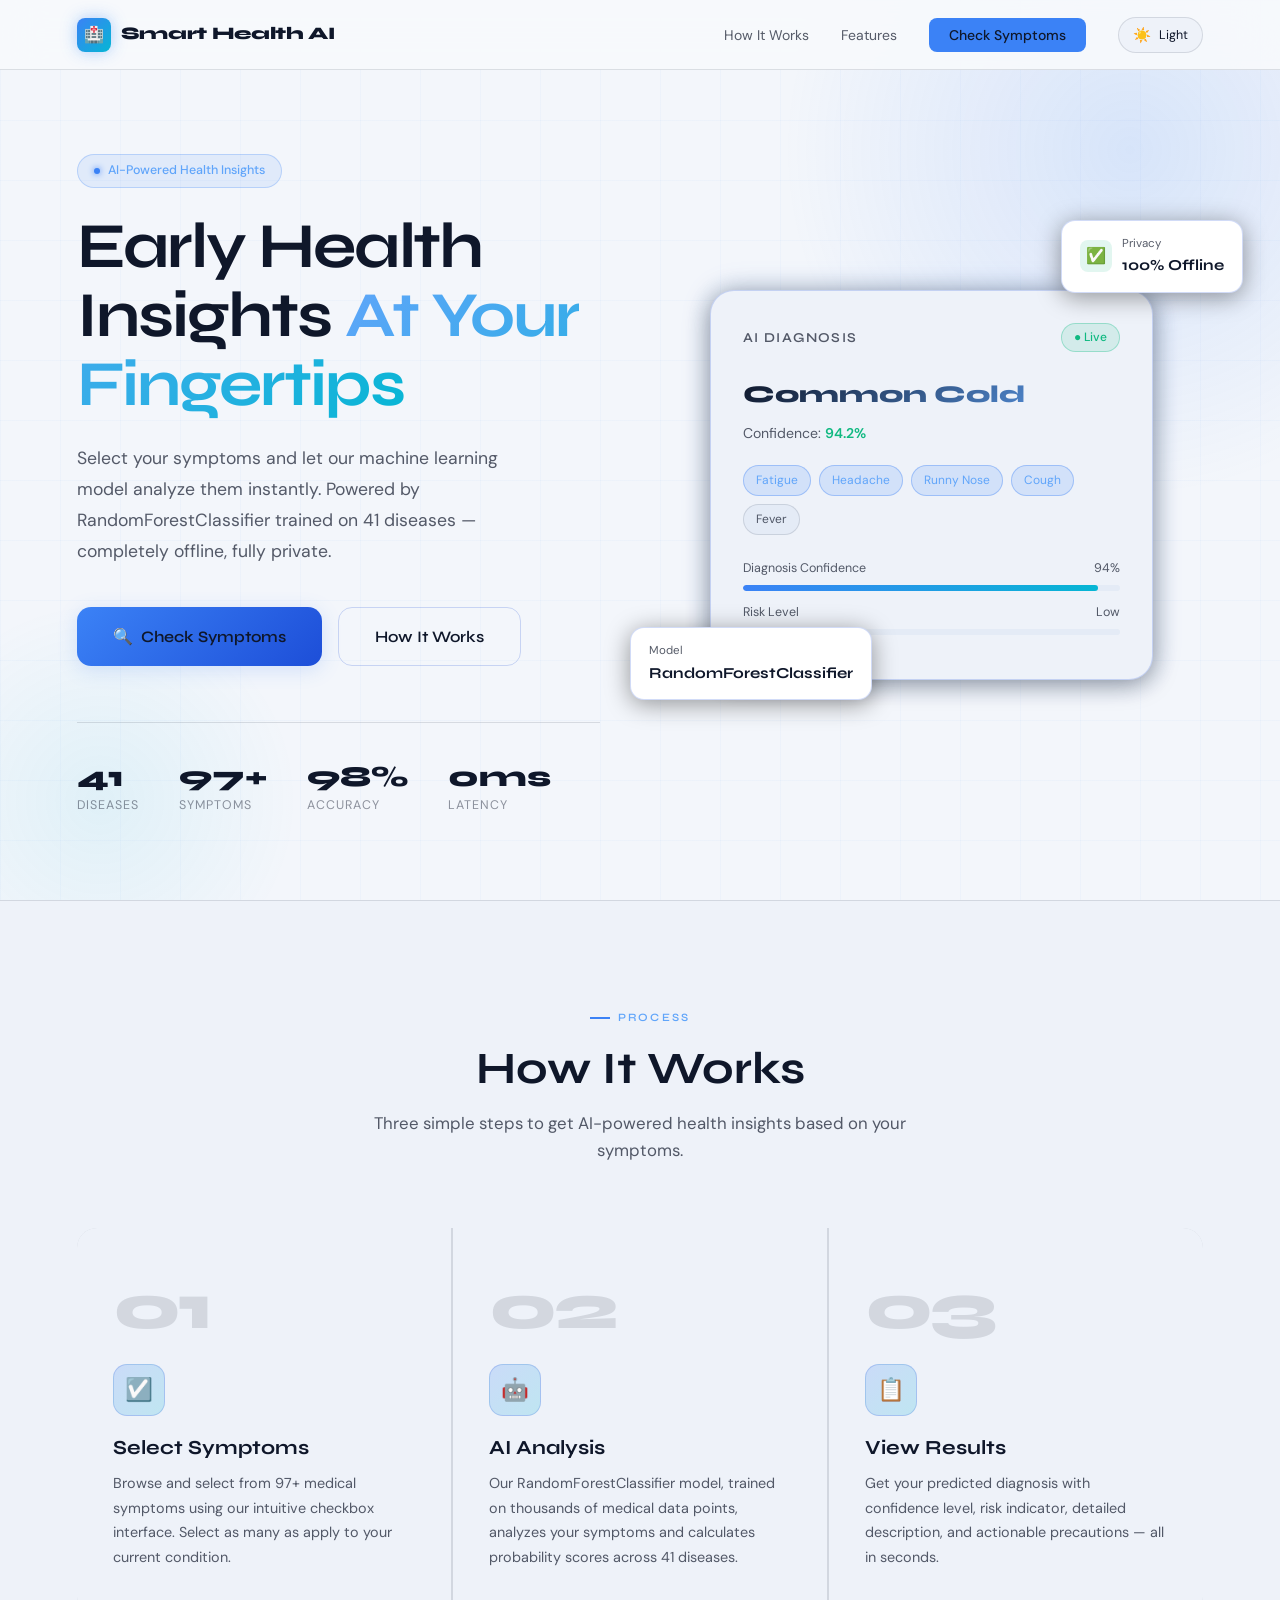
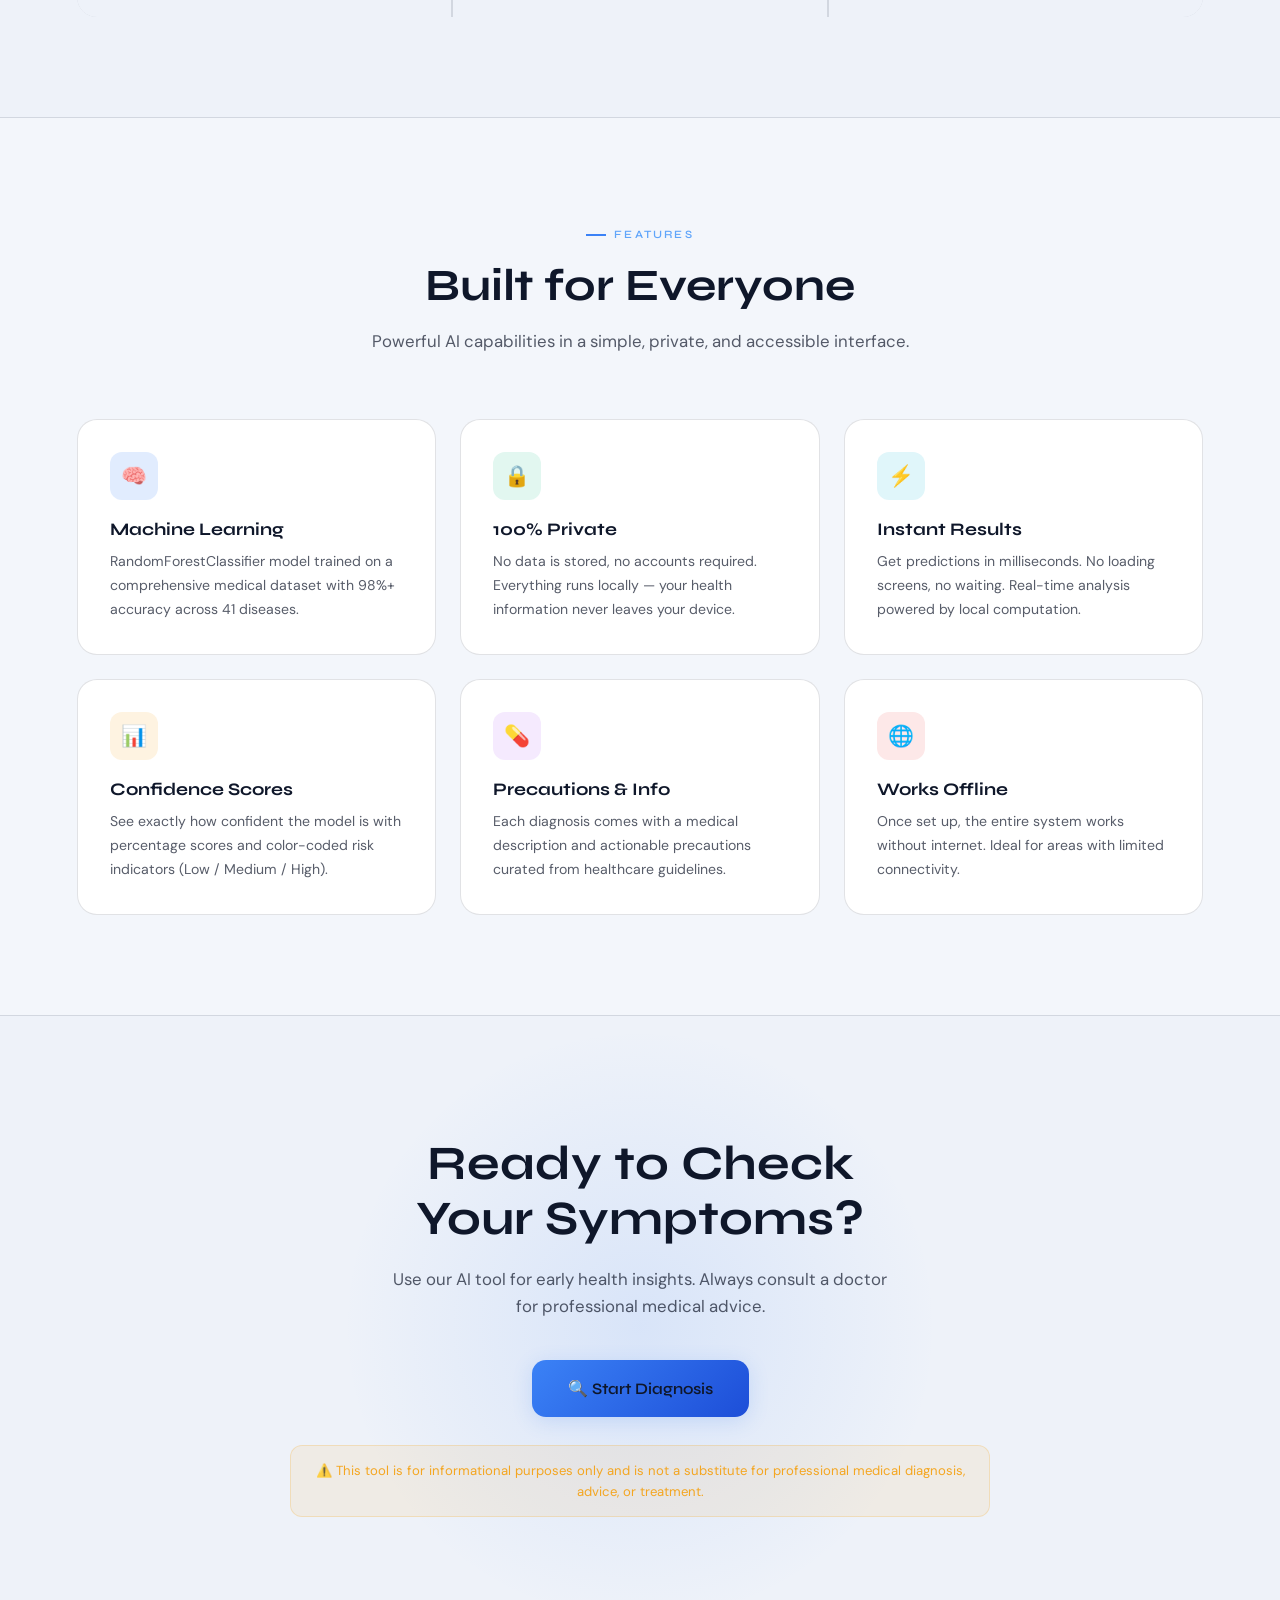
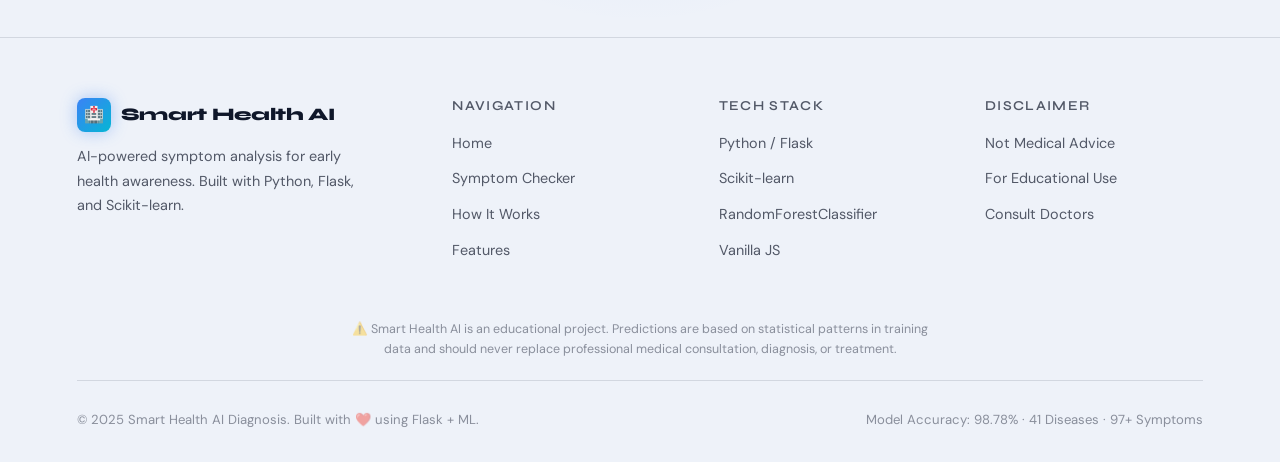
<file: index.html>
<!DOCTYPE html>
<html lang="en">
<head>
  <meta charset="UTF-8" />
  <meta name="viewport" content="width=device-width, initial-scale=1.0" />
  <title>Smart Health AI Diagnosis</title>
  <link rel="stylesheet" href="css/style.css" />
  <style>
    /* ─── Hero ────────────────────────────────────────────── */
    .hero {
      min-height: 100vh;
      display: flex;
      align-items: center;
      padding: 0 6%;
      padding-top: 70px;
      position: relative;
      overflow: hidden;
    }

    .hero-glow-1 {
      width: 700px; height: 700px;
      top: -200px; right: -200px;
    }

    .hero-glow-2 {
      width: 400px; height: 400px;
      bottom: -100px; left: -100px;
      background: radial-gradient(circle, rgba(6, 182, 212, 0.08) 0%, transparent 70%);
    }

    .hero-inner {
      max-width: 1160px;
      margin: 0 auto;
      width: 100%;
      display: grid;
      grid-template-columns: 1fr 1fr;
      gap: 80px;
      align-items: center;
    }

    .hero-content { position: relative; z-index: 2; }

    .hero-eyebrow {
      display: inline-flex;
      align-items: center;
      gap: 8px;
      background: rgba(59, 130, 246, 0.1);
      border: 1px solid rgba(59, 130, 246, 0.25);
      border-radius: 100px;
      padding: 6px 16px;
      font-size: 0.78rem;
      font-weight: 500;
      color: var(--blue-bright);
      margin-bottom: 24px;
      opacity: 0;
      animation: fadeInUp 0.6s ease 0.1s forwards;
    }

    .hero-eyebrow .dot {
      width: 6px; height: 6px;
      background: var(--blue);
      border-radius: 50%;
      box-shadow: 0 0 6px var(--blue);
      animation: pulse-ring 1.5s ease-in-out infinite;
    }

    .hero h1 {
      font-size: clamp(2.6rem, 5vw, 4rem);
      line-height: 1.08;
      letter-spacing: -0.03em;
      margin-bottom: 24px;
      opacity: 0;
      animation: fadeInUp 0.6s ease 0.2s forwards;
    }

    .hero h1 .accent {
      background: linear-gradient(135deg, var(--blue-bright), var(--cyan));
      -webkit-background-clip: text;
      -webkit-text-fill-color: transparent;
      background-clip: text;
    }

    .hero-desc {
      font-size: 1.1rem;
      color: var(--white-60);
      line-height: 1.75;
      margin-bottom: 40px;
      max-width: 460px;
      opacity: 0;
      animation: fadeInUp 0.6s ease 0.3s forwards;
    }

    .hero-actions {
      display: flex;
      gap: 16px;
      flex-wrap: wrap;
      opacity: 0;
      animation: fadeInUp 0.6s ease 0.4s forwards;
    }

    .hero-stats {
      display: flex;
      gap: 40px;
      margin-top: 56px;
      padding-top: 40px;
      border-top: 1px solid var(--border-2);
      opacity: 0;
      animation: fadeInUp 0.6s ease 0.5s forwards;
    }

    .stat-num {
      font-family: var(--font-display);
      font-size: 1.8rem;
      font-weight: 800;
      color: var(--white);
      line-height: 1;
    }

    .stat-label {
      font-size: 0.78rem;
      color: var(--white-30);
      margin-top: 4px;
      text-transform: uppercase;
      letter-spacing: 0.08em;
    }

    /* ─── Hero Visual ─────────────────────────────────────── */
    .hero-visual {
      position: relative;
      z-index: 2;
      opacity: 0;
      animation: fadeIn 0.8s ease 0.4s forwards;
    }

    .hero-card-main {
      background: var(--dark-2);
      border: 1px solid var(--border);
      border-radius: 24px;
      padding: 32px;
      box-shadow: var(--shadow), var(--shadow-blue);
      animation: float 6s ease-in-out infinite;
    }

    .hc-header {
      display: flex;
      align-items: center;
      justify-content: space-between;
      margin-bottom: 24px;
    }

    .hc-title {
      font-family: var(--font-display);
      font-size: 0.85rem;
      font-weight: 600;
      color: var(--white-60);
      text-transform: uppercase;
      letter-spacing: 0.1em;
    }

    .hc-disease {
      font-family: var(--font-display);
      font-size: 1.5rem;
      font-weight: 800;
      margin-bottom: 8px;
      background: linear-gradient(135deg, var(--white), var(--blue-bright));
      -webkit-background-clip: text;
      -webkit-text-fill-color: transparent;
      background-clip: text;
    }

    .hc-conf {
      font-size: 0.88rem;
      color: var(--white-60);
      margin-bottom: 20px;
    }

    .hc-conf span {
      color: var(--green);
      font-weight: 600;
    }

    .symptom-chips {
      display: flex;
      flex-wrap: wrap;
      gap: 8px;
      margin-bottom: 24px;
    }

    .chip {
      background: var(--dark-3);
      border: 1px solid var(--border-2);
      border-radius: 100px;
      padding: 5px 12px;
      font-size: 0.75rem;
      color: var(--white-60);
    }

    .chip.active {
      background: rgba(59, 130, 246, 0.15);
      border-color: rgba(59, 130, 246, 0.35);
      color: var(--blue-bright);
    }

    .hc-bar-label {
      display: flex;
      justify-content: space-between;
      font-size: 0.78rem;
      color: var(--white-60);
      margin-bottom: 6px;
    }

    .hc-progress {
      background: var(--dark-3);
      height: 6px;
      border-radius: 100px;
      overflow: hidden;
      margin-bottom: 12px;
    }

    .hc-fill {
      height: 100%;
      border-radius: 100px;
      background: linear-gradient(90deg, var(--blue), var(--cyan));
    }

    /* Floating mini cards */
    .float-card {
      position: absolute;
      background: var(--card);
      border: 1px solid var(--border);
      border-radius: 14px;
      padding: 14px 18px;
      box-shadow: var(--shadow);
      font-size: 0.82rem;
    }

    .float-card-1 {
      top: -30px;
      right: -40px;
      display: flex;
      align-items: center;
      gap: 10px;
      animation: float 5s ease-in-out 1s infinite;
    }

    .float-card-2 {
      bottom: 20px;
      left: -50px;
      animation: float 5.5s ease-in-out 0.5s infinite;
    }

    .fc-icon {
      width: 32px; height: 32px;
      border-radius: 8px;
      display: flex;
      align-items: center;
      justify-content: center;
      font-size: 1rem;
    }

    .fc-icon.green { background: var(--green-bg); }
    .fc-icon.blue  { background: rgba(59, 130, 246, 0.15); }

    .fc-label { color: var(--white-60); font-size: 0.72rem; }
    .fc-value { font-family: var(--font-display); font-weight: 700; font-size: 0.95rem; color: var(--white); }

    /* ─── How It Works ──────────────────────────────────────── */
    #how-it-works {
      background: var(--dark-2);
      border-top: 1px solid var(--border-2);
      border-bottom: 1px solid var(--border-2);
    }

    .steps-grid {
      display: grid;
      grid-template-columns: repeat(3, 1fr);
      gap: 2px;
      background: var(--border-2);
      border-radius: var(--radius-lg);
      overflow: hidden;
    }

    .step-card {
      background: var(--dark-2);
      padding: 48px 36px;
      position: relative;
      overflow: hidden;
      transition: var(--transition);
    }

    .step-card:hover {
      background: var(--dark-3);
    }

    .step-card::before {
      content: '';
      position: absolute;
      top: 0;
      left: 0;
      right: 0;
      height: 3px;
      background: linear-gradient(90deg, var(--blue), var(--cyan));
      transform: scaleX(0);
      transform-origin: left;
      transition: transform 0.4s ease;
    }

    .step-card:hover::before { transform: scaleX(1); }

    .step-num {
      font-family: var(--font-display);
      font-size: 4rem;
      font-weight: 800;
      color: var(--border-2);
      line-height: 1;
      margin-bottom: 24px;
      letter-spacing: -0.05em;
    }

    .step-icon {
      width: 52px; height: 52px;
      background: linear-gradient(135deg, rgba(59,130,246,0.2), rgba(6,182,212,0.2));
      border: 1px solid var(--border);
      border-radius: 14px;
      display: flex;
      align-items: center;
      justify-content: center;
      font-size: 1.4rem;
      margin-bottom: 20px;
    }

    .step-card h3 {
      font-size: 1.25rem;
      margin-bottom: 12px;
    }

    .step-card p {
      font-size: 0.9rem;
      color: var(--white-60);
      line-height: 1.7;
    }

    /* ─── Features ──────────────────────────────────────────── */
    .features-grid {
      display: grid;
      grid-template-columns: repeat(3, 1fr);
      gap: 24px;
    }

    .feature-card {
      padding: 32px;
      position: relative;
      overflow: hidden;
    }

    .feature-icon {
      width: 48px; height: 48px;
      border-radius: 12px;
      display: flex;
      align-items: center;
      justify-content: center;
      font-size: 1.3rem;
      margin-bottom: 20px;
    }

    .feature-card h3 {
      font-size: 1.1rem;
      margin-bottom: 10px;
    }

    .feature-card p {
      font-size: 0.88rem;
      color: var(--white-60);
      line-height: 1.7;
    }

    .fi-blue  { background: rgba(59, 130, 246, 0.15); }
    .fi-cyan  { background: rgba(6, 182, 212, 0.12); }
    .fi-green { background: var(--green-bg); }
    .fi-yellow{ background: var(--yellow-bg); }
    .fi-red   { background: var(--red-bg); }
    .fi-purple{ background: rgba(168, 85, 247, 0.12); }

    /* ─── CTA Section ───────────────────────────────────────── */
    .cta-section {
      text-align: center;
      padding: 120px 6%;
      background: var(--dark-2);
      border-top: 1px solid var(--border-2);
      position: relative;
      overflow: hidden;
    }

    .cta-glow {
      width: 600px; height: 600px;
      top: 50%; left: 50%;
      transform: translate(-50%, -50%);
      background: radial-gradient(circle, rgba(59, 130, 246, 0.12) 0%, transparent 70%);
    }

    .cta-section h2 {
      font-size: clamp(2rem, 4vw, 3rem);
      margin-bottom: 20px;
      position: relative;
      z-index: 1;
    }

    .cta-section p {
      font-size: 1.05rem;
      color: var(--white-60);
      max-width: 500px;
      margin: 0 auto 40px;
      position: relative;
      z-index: 1;
    }

    .cta-actions {
      display: flex;
      gap: 16px;
      justify-content: center;
      position: relative;
      z-index: 1;
    }

    /* ─── Disclaimer Banner ─────────────────────────────────── */
    .disclaimer {
      background: rgba(245, 158, 11, 0.08);
      border: 1px solid rgba(245, 158, 11, 0.2);
      border-radius: var(--radius);
      padding: 14px 24px;
      display: flex;
      align-items: center;
      gap: 12px;
      font-size: 0.82rem;
      color: rgba(245, 158, 11, 0.9);
      max-width: 700px;
      margin: 0 auto;
      position: relative;
      z-index: 1;
      margin-top: 28px;
    }

    /* Responsive */
    @media (max-width: 968px) {
      .hero-inner { grid-template-columns: 1fr; gap: 48px; }
      .hero-visual { display: none; }
      .steps-grid  { grid-template-columns: 1fr; }
      .features-grid { grid-template-columns: repeat(2, 1fr); }
    }

    @media (max-width: 600px) {
      .features-grid { grid-template-columns: 1fr; }
      .hero-stats { gap: 24px; }
    }
  </style>
</head>
<body>

  <!-- Navigation -->
  <nav class="nav">
    <div class="nav-logo">
      <div class="logo-icon">🏥</div>
      Smart Health AI
    </div>
    <ul class="nav-links">
      <li><a href="#how-it-works">How It Works</a></li>
      <li><a href="#features">Features</a></li>
      <li><a href="checker.html" class="nav-cta">Check Symptoms</a></li>
      <!-- THEME TOGGLE: added -->
      <li>
        <button class="theme-toggle" id="themeToggle" type="button" aria-label="Toggle light or dark theme">
          <span class="theme-toggle-icon" aria-hidden="true">🌙</span>
          <span class="theme-toggle-text">Dark</span>
        </button>
      </li>
    </ul>
  </nav>

  <!-- Hero -->
  <section class="hero">
    <div class="glow-blue hero-glow-1"></div>
    <div class="glow-blue hero-glow-2"></div>
    <div class="hero-inner">
      <div class="hero-content">
        <div class="hero-eyebrow">
          <span class="dot"></span>
          AI-Powered Health Insights
        </div>
        <h1>Early Health Insights <span class="accent">At Your Fingertips</span></h1>
        <p class="hero-desc">
          Select your symptoms and let our machine learning model analyze them instantly. Powered by RandomForestClassifier trained on 41 diseases — completely offline, fully private.
        </p>
        <div class="hero-actions">
          <a href="checker.html" class="btn btn-primary btn-lg">
            <span>🔍</span> Check Symptoms
          </a>
          <a href="#how-it-works" class="btn btn-outline btn-lg">
            How It Works
          </a>
        </div>
        <div class="hero-stats">
          <div>
            <div class="stat-num">41</div>
            <div class="stat-label">Diseases</div>
          </div>
          <div>
            <div class="stat-num">97+</div>
            <div class="stat-label">Symptoms</div>
          </div>
          <div>
            <div class="stat-num">98%</div>
            <div class="stat-label">Accuracy</div>
          </div>
          <div>
            <div class="stat-num">0ms</div>
            <div class="stat-label">Latency</div>
          </div>
        </div>
      </div>

      <!-- Hero Visual Card -->
      <div class="hero-visual">
        <div style="position:relative; padding: 40px 50px 40px 30px;">
          <div class="hero-card-main">
            <div class="hc-header">
              <span class="hc-title">AI Diagnosis</span>
              <span class="badge badge-green">● Live</span>
            </div>
            <div class="hc-disease">Common Cold</div>
            <div class="hc-conf">Confidence: <span>94.2%</span></div>
            <div class="symptom-chips">
              <span class="chip active">Fatigue</span>
              <span class="chip active">Headache</span>
              <span class="chip active">Runny Nose</span>
              <span class="chip active">Cough</span>
              <span class="chip">Fever</span>
            </div>
            <div class="hc-bar-label"><span>Diagnosis Confidence</span><span>94%</span></div>
            <div class="hc-progress"><div class="hc-fill" style="width:94%"></div></div>
            <div class="hc-bar-label"><span>Risk Level</span><span>Low</span></div>
            <div class="hc-progress"><div class="hc-fill" style="width:20%; background: linear-gradient(90deg, var(--green), #34d399)"></div></div>
          </div>

          <!-- Floating mini cards -->
          <div class="float-card float-card-1">
            <div class="fc-icon green">✅</div>
            <div>
              <div class="fc-label">Privacy</div>
              <div class="fc-value">100% Offline</div>
            </div>
          </div>
          <div class="float-card float-card-2">
            <div>
              <div class="fc-label">Model</div>
              <div class="fc-value">RandomForestClassifier</div>
            </div>
          </div>
        </div>
      </div>
    </div>
  </section>

  <!-- How It Works -->
  <section class="section" id="how-it-works">
    <div class="container">
      <div class="section-header">
        <span class="section-label">Process</span>
        <h2>How It Works</h2>
        <p>Three simple steps to get AI-powered health insights based on your symptoms.</p>
      </div>
      <div class="steps-grid">
        <div class="step-card">
          <div class="step-num">01</div>
          <div class="step-icon">☑️</div>
          <h3>Select Symptoms</h3>
          <p>Browse and select from 97+ medical symptoms using our intuitive checkbox interface. Select as many as apply to your current condition.</p>
        </div>
        <div class="step-card">
          <div class="step-num">02</div>
          <div class="step-icon">🤖</div>
          <h3>AI Analysis</h3>
          <p>Our RandomForestClassifier model, trained on thousands of medical data points, analyzes your symptoms and calculates probability scores across 41 diseases.</p>
        </div>
        <div class="step-card">
          <div class="step-num">03</div>
          <div class="step-icon">📋</div>
          <h3>View Results</h3>
          <p>Get your predicted diagnosis with confidence level, risk indicator, detailed description, and actionable precautions — all in seconds.</p>
        </div>
      </div>
    </div>
  </section>

  <!-- Features -->
  <section class="section" id="features">
    <div class="container">
      <div class="section-header">
        <span class="section-label">Features</span>
        <h2>Built for Everyone</h2>
        <p>Powerful AI capabilities in a simple, private, and accessible interface.</p>
      </div>
      <div class="features-grid">
        <div class="card feature-card">
          <div class="feature-icon fi-blue">🧠</div>
          <h3>Machine Learning</h3>
          <p>RandomForestClassifier model trained on a comprehensive medical dataset with 98%+ accuracy across 41 diseases.</p>
        </div>
        <div class="card feature-card">
          <div class="feature-icon fi-green">🔒</div>
          <h3>100% Private</h3>
          <p>No data is stored, no accounts required. Everything runs locally — your health information never leaves your device.</p>
        </div>
        <div class="card feature-card">
          <div class="feature-icon fi-cyan">⚡</div>
          <h3>Instant Results</h3>
          <p>Get predictions in milliseconds. No loading screens, no waiting. Real-time analysis powered by local computation.</p>
        </div>
        <div class="card feature-card">
          <div class="feature-icon fi-yellow">📊</div>
          <h3>Confidence Scores</h3>
          <p>See exactly how confident the model is with percentage scores and color-coded risk indicators (Low / Medium / High).</p>
        </div>
        <div class="card feature-card">
          <div class="feature-icon fi-purple">💊</div>
          <h3>Precautions & Info</h3>
          <p>Each diagnosis comes with a medical description and actionable precautions curated from healthcare guidelines.</p>
        </div>
        <div class="card feature-card">
          <div class="feature-icon fi-red">🌐</div>
          <h3>Works Offline</h3>
          <p>Once set up, the entire system works without internet. Ideal for areas with limited connectivity.</p>
        </div>
      </div>
    </div>
  </section>

  <!-- CTA -->
  <div class="cta-section">
    <div class="glow-blue cta-glow"></div>
    <h2>Ready to Check<br>Your Symptoms?</h2>
    <p>Use our AI tool for early health insights. Always consult a doctor for professional medical advice.</p>
    <div class="cta-actions">
      <a href="checker.html" class="btn btn-primary btn-lg">
        🔍 Start Diagnosis
      </a>
    </div>
    <div class="disclaimer">
      ⚠️ This tool is for informational purposes only and is not a substitute for professional medical diagnosis, advice, or treatment.
    </div>
  </div>

  <!-- Footer -->
  <footer class="footer">
    <div class="footer-inner">
      <div class="footer-grid">
        <div class="footer-brand">
          <div class="nav-logo" style="margin-bottom:12px;">
            <div class="logo-icon">🏥</div>
            Smart Health AI
          </div>
          <p>AI-powered symptom analysis for early health awareness. Built with Python, Flask, and Scikit-learn.</p>
        </div>
        <div class="footer-col">
          <h4>Navigation</h4>
          <ul>
            <li><a href="index.html">Home</a></li>
            <li><a href="checker.html">Symptom Checker</a></li>
            <li><a href="#how-it-works">How It Works</a></li>
            <li><a href="#features">Features</a></li>
          </ul>
        </div>
        <div class="footer-col">
          <h4>Tech Stack</h4>
          <ul>
            <li><a href="#">Python / Flask</a></li>
            <li><a href="#">Scikit-learn</a></li>
            <li><a href="#">RandomForestClassifier</a></li>
            <li><a href="#">Vanilla JS</a></li>
          </ul>
        </div>
        <div class="footer-col">
          <h4>Disclaimer</h4>
          <ul>
            <li><a href="#">Not Medical Advice</a></li>
            <li><a href="#">For Educational Use</a></li>
            <li><a href="#">Consult Doctors</a></li>
          </ul>
        </div>
      </div>
      <div class="footer-disclaimer">
        ⚠️ Smart Health AI is an educational project. Predictions are based on statistical patterns in training data and should never replace professional medical consultation, diagnosis, or treatment.
      </div>
      <div class="footer-bottom">
        <p>© 2025 Smart Health AI Diagnosis. Built with ❤️ using Flask + ML.</p>
        <p>Model Accuracy: 98.78% · 41 Diseases · 97+ Symptoms</p>
      </div>
    </div>
  </footer>

  <!-- THEME TOGGLE: shared script -->
  <script src="js/script.js"></script>
  <script>
    // Smooth scroll for anchor links
    document.querySelectorAll('a[href^="#"]').forEach(a => {
      a.addEventListener('click', e => {
        const target = document.querySelector(a.getAttribute('href'));
        if (target) {
          e.preventDefault();
          target.scrollIntoView({ behavior: 'smooth', block: 'start' });
        }
      });
    });

    // Nav scroll effect
    window.addEventListener('scroll', () => {
      const nav = document.querySelector('.nav');
      nav.style.background = window.scrollY > 50
        ? 'var(--nav-bg-scrolled)'
        : 'var(--nav-bg)';
    });

    // Scroll reveal
    const observer = new IntersectionObserver((entries) => {
      entries.forEach(entry => {
        if (entry.isIntersecting) {
          entry.target.style.opacity = '1';
          entry.target.style.transform = 'translateY(0)';
        }
      });
    }, { threshold: 0.15 });

    document.querySelectorAll('.step-card, .feature-card').forEach((el, i) => {
      el.style.opacity = '0';
      el.style.transform = 'translateY(24px)';
      el.style.transition = `opacity 0.5s ease ${i * 0.08}s, transform 0.5s ease ${i * 0.08}s`;
      observer.observe(el);
    });
  </script>
</body>
</html>
</file>
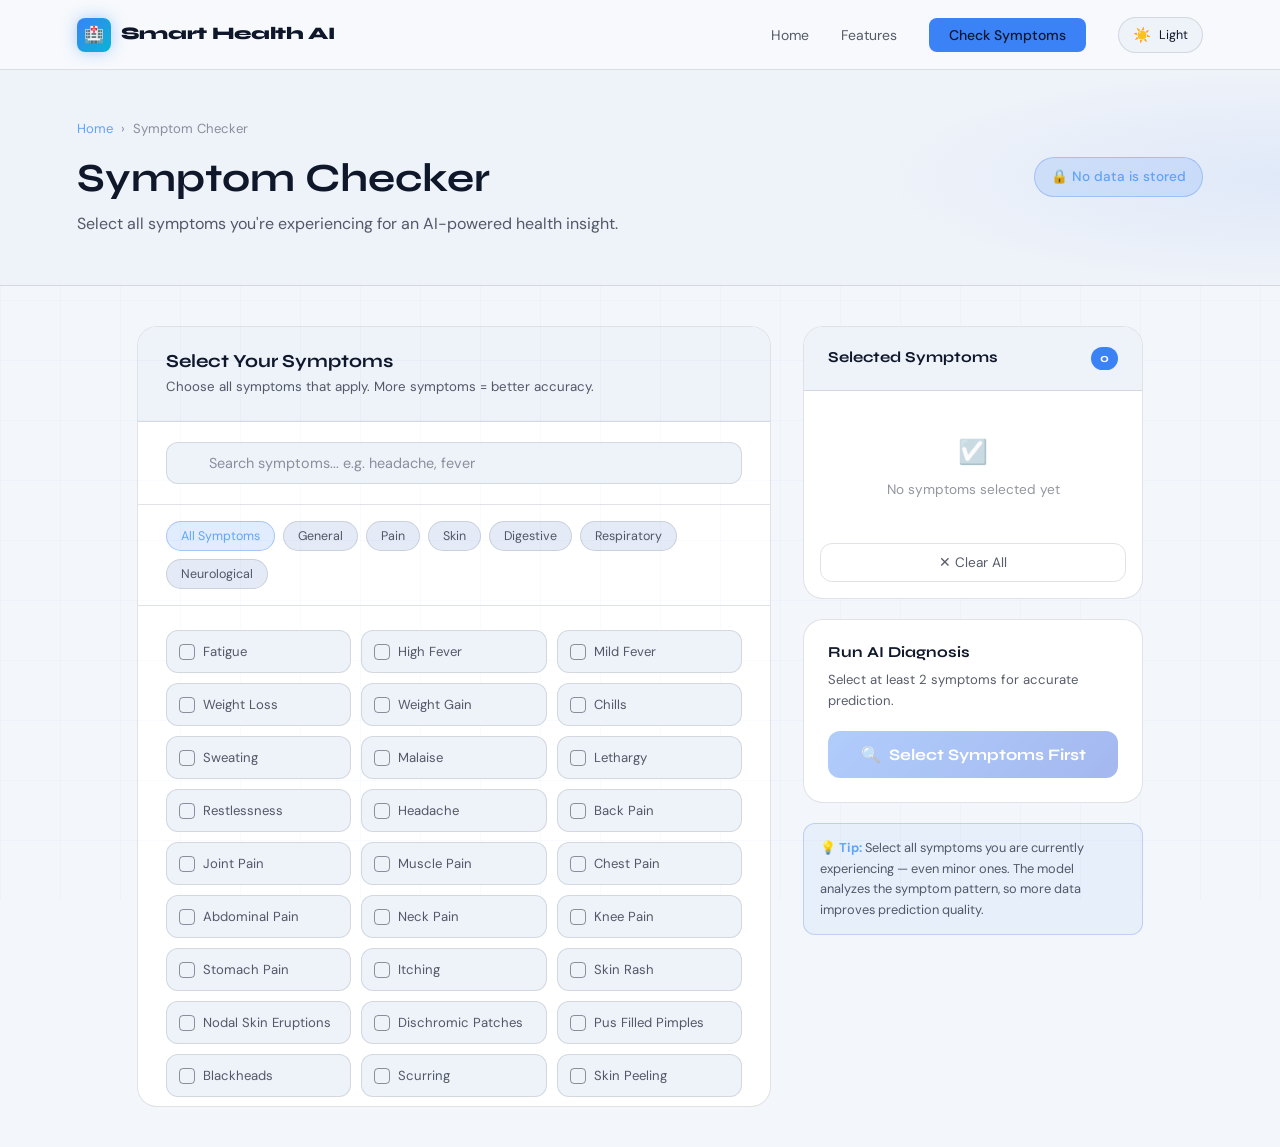
<file: checker.html>
<!DOCTYPE html>
<html lang="en">
<head>
  <meta charset="UTF-8" />
  <meta name="viewport" content="width=device-width, initial-scale=1.0" />
  <title>Symptom Checker — Smart Health AI</title>
  <link rel="stylesheet" href="css/style.css" />
  <style>
    body { padding-top: 70px; }

    /* ─── Page Header ──────────────────────────────────────── */
    .page-hero {
      background: var(--dark-2);
      border-bottom: 1px solid var(--border-2);
      padding: 48px 6%;
      position: relative;
      overflow: hidden;
    }

    .page-hero::after {
      content: '';
      position: absolute;
      top: 0; right: 0;
      width: 400px; height: 100%;
      background: radial-gradient(ellipse at right, rgba(59,130,246,0.08), transparent 70%);
    }

    .page-hero-inner {
      max-width: 1160px;
      margin: 0 auto;
      display: flex;
      align-items: center;
      justify-content: space-between;
    }

    .page-hero h1 {
      font-size: clamp(1.8rem, 3.5vw, 2.5rem);
      margin-bottom: 10px;
    }

    .page-hero p {
      color: var(--white-60);
      font-size: 1rem;
    }

    .page-breadcrumb {
      display: flex;
      align-items: center;
      gap: 8px;
      font-size: 0.82rem;
      color: var(--white-30);
      margin-bottom: 16px;
    }

    .page-breadcrumb a { color: var(--blue-bright); }
    .page-breadcrumb span { color: var(--white-30); }

    /* ─── Main Layout ──────────────────────────────────────── */
    .checker-layout {
      max-width: 1160px;
      margin: 0 auto;
      padding: 40px 6%;
      display: grid;
      grid-template-columns: 1fr 340px;
      gap: 32px;
      align-items: start;
    }

    /* ─── Symptoms Panel ───────────────────────────────────── */
    .symptoms-panel {
      background: var(--card);
      border: 1px solid var(--border-2);
      border-radius: var(--radius-lg);
      overflow: hidden;
    }

    .panel-header {
      padding: 24px 28px;
      border-bottom: 1px solid var(--border-2);
      display: flex;
      align-items: center;
      justify-content: space-between;
      background: var(--dark-2);
    }

    .panel-header h2 {
      font-size: 1.15rem;
    }

    .panel-header p {
      font-size: 0.83rem;
      color: var(--white-60);
      margin-top: 4px;
    }

    /* Search bar */
    .search-wrap {
      padding: 20px 28px;
      border-bottom: 1px solid var(--border-2);
    }

    .search-input {
      width: 100%;
      background: var(--dark-2);
      border: 1.5px solid var(--border-2);
      border-radius: var(--radius);
      padding: 11px 16px 11px 42px;
      color: var(--white);
      font-family: var(--font-body);
      font-size: 0.9rem;
      outline: none;
      transition: border-color 0.2s;
      position: relative;
    }

    .search-input::placeholder { color: var(--white-30); }
    .search-input:focus { border-color: var(--blue); }

    .search-box {
      position: relative;
    }

    .search-icon {
      position: absolute;
      left: 14px;
      top: 50%;
      transform: translateY(-50%);
      font-size: 0.9rem;
      pointer-events: none;
    }

    /* Category tabs */
    .category-tabs {
      padding: 16px 28px;
      display: flex;
      gap: 8px;
      flex-wrap: wrap;
      border-bottom: 1px solid var(--border-2);
    }

    .tab-btn {
      background: var(--dark-3);
      border: 1px solid var(--border-2);
      border-radius: 100px;
      padding: 6px 14px;
      font-size: 0.78rem;
      color: var(--white-60);
      cursor: pointer;
      transition: var(--transition);
      font-family: var(--font-body);
    }

    .tab-btn:hover, .tab-btn.active {
      background: rgba(59, 130, 246, 0.15);
      border-color: rgba(59, 130, 246, 0.35);
      color: var(--blue-bright);
    }

    /* Symptom grid */
    .symptoms-grid {
      padding: 24px 28px;
      display: grid;
      grid-template-columns: repeat(3, 1fr);
      gap: 10px;
      max-height: 500px;
      overflow-y: auto;
    }

    .symptom-item {
      position: relative;
    }

    .symptom-item input[type="checkbox"] {
      position: absolute;
      opacity: 0;
      width: 0;
      height: 0;
    }

    .symptom-label {
      display: flex;
      align-items: center;
      gap: 8px;
      padding: 10px 12px;
      background: var(--dark-2);
      border: 1.5px solid var(--border-2);
      border-radius: var(--radius);
      cursor: pointer;
      font-size: 0.82rem;
      color: var(--white-60);
      transition: var(--transition);
      user-select: none;
    }

    .symptom-label:hover {
      border-color: rgba(59, 130, 246, 0.35);
      color: var(--white);
    }

    .symptom-item input:checked + .symptom-label {
      background: rgba(59, 130, 246, 0.12);
      border-color: rgba(59, 130, 246, 0.5);
      color: var(--blue-bright);
    }

    .check-box {
      width: 16px; height: 16px;
      border: 1.5px solid var(--white-30);
      border-radius: 4px;
      flex-shrink: 0;
      display: flex;
      align-items: center;
      justify-content: center;
      transition: var(--transition);
      font-size: 0.65rem;
    }

    .symptom-item input:checked + .symptom-label .check-box {
      background: var(--blue);
      border-color: var(--blue);
      color: white;
    }

    .no-results {
      grid-column: 1 / -1;
      text-align: center;
      padding: 32px;
      color: var(--white-30);
      font-size: 0.9rem;
    }

    /* ─── Sidebar ──────────────────────────────────────────── */
    .sidebar {
      display: flex;
      flex-direction: column;
      gap: 20px;
      position: sticky;
      top: 90px;
    }

    .selected-panel {
      background: var(--card);
      border: 1px solid var(--border-2);
      border-radius: var(--radius-lg);
      overflow: hidden;
    }

    .sp-header {
      padding: 20px 24px;
      background: var(--dark-2);
      border-bottom: 1px solid var(--border-2);
      display: flex;
      align-items: center;
      justify-content: space-between;
    }

    .sp-header h3 {
      font-size: 0.95rem;
    }

    .sp-count {
      background: var(--blue);
      color: white;
      font-family: var(--font-display);
      font-size: 0.75rem;
      font-weight: 700;
      padding: 2px 9px;
      border-radius: 100px;
      min-width: 24px;
      text-align: center;
    }

    .selected-list {
      padding: 16px;
      min-height: 120px;
      max-height: 260px;
      overflow-y: auto;
    }

    .selected-empty {
      display: flex;
      flex-direction: column;
      align-items: center;
      justify-content: center;
      height: 120px;
      color: var(--white-30);
      font-size: 0.85rem;
      text-align: center;
      gap: 8px;
    }

    .selected-tag {
      display: inline-flex;
      align-items: center;
      gap: 6px;
      background: rgba(59, 130, 246, 0.12);
      border: 1px solid rgba(59, 130, 246, 0.3);
      border-radius: 100px;
      padding: 5px 10px;
      font-size: 0.78rem;
      color: var(--blue-bright);
      margin: 3px;
      cursor: pointer;
      transition: var(--transition);
    }

    .selected-tag:hover {
      background: rgba(239, 68, 68, 0.12);
      border-color: rgba(239, 68, 68, 0.3);
      color: var(--red);
    }

    .selected-tag .remove { font-size: 0.7rem; }

    /* Clear button */
    .btn-clear {
      width: 100%;
      background: transparent;
      border: 1px solid var(--border-2);
      border-radius: var(--radius);
      padding: 10px;
      color: var(--white-60);
      font-family: var(--font-body);
      font-size: 0.85rem;
      cursor: pointer;
      margin: 0 16px 16px;
      width: calc(100% - 32px);
      transition: var(--transition);
    }

    .btn-clear:hover {
      border-color: rgba(239, 68, 68, 0.4);
      color: var(--red);
      background: var(--red-bg);
    }

    /* Submit card */
    .submit-card {
      background: var(--card);
      border: 1px solid var(--border-2);
      border-radius: var(--radius-lg);
      padding: 24px;
    }

    .submit-card h3 {
      font-size: 0.95rem;
      margin-bottom: 8px;
    }

    .submit-card p {
      font-size: 0.82rem;
      color: var(--white-60);
      margin-bottom: 20px;
      line-height: 1.6;
    }

    .btn-submit {
      width: 100%;
      background: linear-gradient(135deg, var(--blue), var(--blue-dark));
      color: white;
      border: none;
      border-radius: var(--radius);
      padding: 14px;
      font-family: var(--font-display);
      font-size: 1rem;
      font-weight: 700;
      cursor: pointer;
      transition: var(--transition);
      display: flex;
      align-items: center;
      justify-content: center;
      gap: 8px;
      box-shadow: 0 4px 20px var(--blue-glow);
    }

    .btn-submit:hover:not(:disabled) {
      transform: translateY(-2px);
      box-shadow: 0 8px 30px rgba(59, 130, 246, 0.45);
    }

    .btn-submit:disabled {
      opacity: 0.4;
      cursor: not-allowed;
      transform: none;
      box-shadow: none;
    }

    .btn-submit.loading {
      pointer-events: none;
    }

    /* Loading spinner */
    .spinner {
      width: 16px; height: 16px;
      border: 2px solid rgba(255,255,255,0.3);
      border-top-color: white;
      border-radius: 50%;
      animation: spin-slow 0.7s linear infinite;
    }

    /* Tip card */
    .tip-card {
      background: rgba(59, 130, 246, 0.06);
      border: 1px solid var(--border);
      border-radius: var(--radius);
      padding: 14px 16px;
      font-size: 0.8rem;
      color: var(--white-60);
      line-height: 1.6;
    }

    .tip-card strong { color: var(--blue-bright); }

    /* Error banner */
    .error-banner {
      background: var(--red-bg);
      border: 1px solid rgba(239, 68, 68, 0.35);
      border-radius: var(--radius);
      padding: 12px 16px;
      font-size: 0.85rem;
      color: #fca5a5;
      display: none;
    }

    /* Responsive */
    @media (max-width: 968px) {
      .checker-layout { grid-template-columns: 1fr; }
      .sidebar { position: static; }
      .symptoms-grid { grid-template-columns: repeat(2, 1fr); }
    }

    @media (max-width: 500px) {
      .symptoms-grid { grid-template-columns: 1fr 1fr; }
    }
  </style>
</head>
<body>

  <!-- Navigation -->
  <nav class="nav">
    <div class="nav-logo">
      <div class="logo-icon">🏥</div>
      Smart Health AI
    </div>
    <ul class="nav-links">
      <li><a href="index.html">Home</a></li>
      <li><a href="index.html#features">Features</a></li>
      <li><a href="checker.html" class="nav-cta">Check Symptoms</a></li>
      <!-- THEME TOGGLE: added -->
      <li>
        <button class="theme-toggle" id="themeToggle" type="button" aria-label="Toggle light or dark theme">
          <span class="theme-toggle-icon" aria-hidden="true">🌙</span>
          <span class="theme-toggle-text">Dark</span>
        </button>
      </li>
    </ul>
  </nav>

  <!-- Page Hero -->
  <div class="page-hero">
    <div class="page-hero-inner">
      <div>
        <div class="page-breadcrumb">
          <a href="index.html">Home</a>
          <span>›</span>
          <span>Symptom Checker</span>
        </div>
        <h1>Symptom Checker</h1>
        <p>Select all symptoms you're experiencing for an AI-powered health insight.</p>
      </div>
      <div class="badge badge-blue" style="font-size:0.85rem; padding: 8px 16px;">
        🔒 No data is stored
      </div>
    </div>
  </div>

  <!-- Checker Layout -->
  <div class="checker-layout">

    <!-- Symptoms Panel -->
    <div class="symptoms-panel">
      <div class="panel-header">
        <div>
          <h2>Select Your Symptoms</h2>
          <p>Choose all symptoms that apply. More symptoms = better accuracy.</p>
        </div>
      </div>

      <!-- Search -->
      <div class="search-wrap">
        <div class="search-box">
          <span class="search-icon">🔍</span>
          <input
            type="text"
            class="search-input"
            id="symptomSearch"
            placeholder="Search symptoms... e.g. headache, fever"
          />
        </div>
      </div>

      <!-- Category Tabs -->
      <div class="category-tabs" id="categoryTabs">
        <button class="tab-btn active" data-cat="all">All Symptoms</button>
        <button class="tab-btn" data-cat="general">General</button>
        <button class="tab-btn" data-cat="pain">Pain</button>
        <button class="tab-btn" data-cat="skin">Skin</button>
        <button class="tab-btn" data-cat="digestive">Digestive</button>
        <button class="tab-btn" data-cat="respiratory">Respiratory</button>
        <button class="tab-btn" data-cat="neurological">Neurological</button>
      </div>

      <!-- Symptom Grid -->
      <div class="symptoms-grid" id="symptomsGrid">
        <div class="no-results">Loading symptoms...</div>
      </div>
    </div>

    <!-- Sidebar -->
    <div class="sidebar">

      <!-- Selected Panel -->
      <div class="selected-panel">
        <div class="sp-header">
          <h3>Selected Symptoms</h3>
          <span class="sp-count" id="selectedCount">0</span>
        </div>
        <div class="selected-list" id="selectedList">
          <div class="selected-empty">
            <span style="font-size:1.5rem;">☑️</span>
            No symptoms selected yet
          </div>
        </div>
        <button class="btn-clear" id="clearBtn">✕ Clear All</button>
      </div>

      <!-- Submit Card -->
      <div class="submit-card">
        <h3>Run AI Diagnosis</h3>
        <p>Select at least 2 symptoms for accurate prediction.</p>
        <div class="error-banner" id="errorBanner"></div>
        <button class="btn-submit" id="diagnoseBtn" disabled>
          <span id="btnIcon">🔍</span>
          <span id="btnText">Select Symptoms First</span>
        </button>
      </div>

      <!-- Tip -->
      <div class="tip-card">
        <strong>💡 Tip:</strong> Select all symptoms you are currently experiencing — even minor ones. The model analyzes the symptom pattern, so more data improves prediction quality.
      </div>

    </div>
  </div>

  <script src="js/script.js"></script>
  <script>
    // ─── Symptom Categories ────────────────────────────────
    const CATEGORIES = {
      general:     ["fatigue", "high_fever", "mild_fever", "weight_loss", "weight_gain", "chills", "sweating", "malaise", "lethargy", "restlessness", "obesity"],
      pain:        ["headache", "back_pain", "joint_pain", "muscle_pain", "chest_pain", "abdominal_pain", "neck_pain", "knee_pain", "hip_joint_pain", "stomach_pain", "pain_during_bowel_movements", "pain_in_anal_region", "painful_walking", "stiff_neck", "movement_stiffness"],
      skin:        ["itching", "skin_rash", "nodal_skin_eruptions", "dischromic_patches", "red_spots_over_body", "pus_filled_pimples", "blackheads", "scurring", "skin_peeling", "silver_like_dusting", "small_dents_in_nails", "blister", "yellow_crust_ooze", "red_sore_around_nose", "inflammatory_nails"],
      digestive:   ["vomiting", "nausea", "diarrhoea", "constipation", "indigestion", "loss_of_appetite", "acidity", "abdominal_pain", "stomach_pain", "passage_of_gases", "belly_pain", "bloody_stool", "swelling_of_stomach", "distention_of_abdomen", "ulcers_on_tongue", "internal_itching"],
      respiratory: ["cough", "breathlessness", "phlegm", "mucoid_sputum", "rusty_sputum", "blood_in_sputum", "fast_heart_rate", "runny_nose", "continuous_sneezing"],
      neurological:["headache", "dizziness", "loss_of_balance", "blurred_and_distorted_vision", "visual_disturbances", "altered_sensorium", "weakness_of_one_body_side", "weakness_in_limbs", "spinning_movements", "unsteadiness", "lack_of_concentration", "depression", "irritability", "anxiety", "mood_swings"]
    };

    let allSymptoms = [];
    let selectedSymptoms = new Set();
    let currentCategory = 'all';
    let searchQuery = '';

    // ─── Load symptoms from backend ───────────────────────
    async function loadSymptoms() {
      try {
        const res = await fetch('https://smart-health-ai-xfgu.onrender.com/symptoms');
        const data = await res.json();
        allSymptoms = data.symptoms;
        renderSymptoms();
      } catch(e) {
        // Fallback symptom list if backend not running
        allSymptoms = ["fatigue","high_fever","mild_fever","weight_loss","weight_gain","chills","sweating","malaise","lethargy","restlessness","headache","back_pain","joint_pain","muscle_pain","chest_pain","abdominal_pain","neck_pain","knee_pain","stomach_pain","itching","skin_rash","nodal_skin_eruptions","dischromic_patches","pus_filled_pimples","blackheads","scurring","skin_peeling","blister","yellow_crust_ooze","vomiting","nausea","diarrhoea","constipation","indigestion","loss_of_appetite","acidity","passage_of_gases","cough","breathlessness","phlegm","runny_nose","continuous_sneezing","dizziness","loss_of_balance","blurred_and_distorted_vision","altered_sensorium","weakness_in_limbs","spinning_movements","depression","irritability","anxiety","mood_swings","yellowish_skin","dark_urine","yellow_urine","yellowing_of_eyes","burning_micturition","bladder_discomfort","foul_smell_of_urine","continuous_feel_of_urine","irregular_sugar_level","excessive_hunger","increased_appetite","polyuria","cold_hands_and_feets","swollen_legs","fast_heart_rate","swelling_joints","painful_walking","muscle_weakness","movement_stiffness","sunken_eyes","dehydration","mucoid_sputum","rusty_sputum","blood_in_sputum","phlegm","watering_from_eyes","shivering","extra_marital_contacts","muscle_wasting","patches_in_throat","obesity","swelled_lymph_nodes","red_spots_over_body","pain_behind_the_eyes","toxic_look","belly_pain","receiving_blood_transfusion","acute_liver_failure","coma","stomach_bleeding","swelling_of_stomach","distention_of_abdomen","history_of_alcohol_consumption","fluid_overload","cramps","bruising","swollen_blood_vessels","prominent_veins_on_calf","puffy_face_and_eyes","enlarged_thyroid","brittle_nails","swollen_extremities","family_history","palpitations","unsteadiness","visual_disturbances","stiff_neck","lack_of_concentration","weakness_of_one_body_side","pain_during_bowel_movements","pain_in_anal_region","bloody_stool","irritation_in_anus","hip_joint_pain","silver_like_dusting","small_dents_in_nails","inflammatory_nails","red_sore_around_nose","internal_itching","spotting_urination","ulcers_on_tongue","restlessness"];
        renderSymptoms();
      }
    }

    function formatLabel(s) {
      return s.replace(/_/g, ' ').replace(/\b\w/g, c => c.toUpperCase());
    }

    function renderSymptoms() {
      const grid = document.getElementById('symptomsGrid');
      let filtered = allSymptoms;

      if (currentCategory !== 'all') {
        const catSymptoms = CATEGORIES[currentCategory] || [];
        filtered = allSymptoms.filter(s => catSymptoms.includes(s));
      }

      if (searchQuery) {
        filtered = filtered.filter(s =>
          s.replace(/_/g,' ').toLowerCase().includes(searchQuery.toLowerCase())
        );
      }

      if (filtered.length === 0) {
        grid.innerHTML = '<div class="no-results">🔍 No symptoms found. Try a different search or category.</div>';
        return;
      }

      grid.innerHTML = filtered.map(s => `
        <div class="symptom-item">
          <input type="checkbox" id="s_${s}" value="${s}"
            ${selectedSymptoms.has(s) ? 'checked' : ''}
            onchange="toggleSymptom('${s}', this.checked)">
          <label class="symptom-label" for="s_${s}">
            <span class="check-box">${selectedSymptoms.has(s) ? '✓' : ''}</span>
            ${formatLabel(s)}
          </label>
        </div>
      `).join('');
    }

    function toggleSymptom(symptom, checked) {
      if (checked) selectedSymptoms.add(symptom);
      else selectedSymptoms.delete(symptom);
      updateSidebar();
      renderSymptoms();
    }

    function updateSidebar() {
      const count = selectedSymptoms.size;
      document.getElementById('selectedCount').textContent = count;

      const btn = document.getElementById('diagnoseBtn');
      const btnText = document.getElementById('btnText');

      if (count === 0) {
        btn.disabled = true;
        btnText.textContent = 'Select Symptoms First';
      } else if (count === 1) {
        btn.disabled = false;
        btnText.textContent = `Diagnose (${count} symptom)`;
      } else {
        btn.disabled = false;
        btnText.textContent = `Diagnose (${count} symptoms)`;
      }

      const list = document.getElementById('selectedList');
      if (count === 0) {
        list.innerHTML = '<div class="selected-empty"><span style="font-size:1.5rem;">☑️</span>No symptoms selected yet</div>';
        return;
      }

      list.innerHTML = [...selectedSymptoms].map(s => `
        <span class="selected-tag" onclick="toggleSymptom('${s}', false)">
          ${formatLabel(s)} <span class="remove">✕</span>
        </span>
      `).join('');
    }

    // ─── Category Tabs ─────────────────────────────────────
    document.getElementById('categoryTabs').addEventListener('click', e => {
      if (!e.target.classList.contains('tab-btn')) return;
      document.querySelectorAll('.tab-btn').forEach(b => b.classList.remove('active'));
      e.target.classList.add('active');
      currentCategory = e.target.dataset.cat;
      renderSymptoms();
    });

    // ─── Search ────────────────────────────────────────────
    document.getElementById('symptomSearch').addEventListener('input', e => {
      searchQuery = e.target.value;
      // Switch to All when searching
      if (searchQuery) {
        document.querySelectorAll('.tab-btn').forEach(b => b.classList.remove('active'));
        document.querySelector('[data-cat="all"]').classList.add('active');
        currentCategory = 'all';
      }
      renderSymptoms();
    });

    // ─── Clear All ─────────────────────────────────────────
    document.getElementById('clearBtn').addEventListener('click', () => {
      selectedSymptoms.clear();
      updateSidebar();
      renderSymptoms();
    });

    // ─── Diagnose ──────────────────────────────────────────
    document.getElementById('diagnoseBtn').addEventListener('click', async () => {
      if (selectedSymptoms.size === 0) return;

      const btn = document.getElementById('diagnoseBtn');
      const btnIcon = document.getElementById('btnIcon');
      const btnText = document.getElementById('btnText');
      const errorBanner = document.getElementById('errorBanner');

      btn.classList.add('loading');
      btn.disabled = true;
      btnIcon.innerHTML = '<div class="spinner"></div>';
      btnText.textContent = 'Analyzing...';
      errorBanner.style.display = 'none';

      try {
        const symptoms = [...selectedSymptoms];
        const res = await fetch('https://smart-health-ai-xfgu.onrender.com/predict', {
          method: 'POST',
          headers: { 'Content-Type': 'application/json' },
          body: JSON.stringify({ symptoms })
        });

        if (!res.ok) throw new Error(`Server error: ${res.status}`);

        const data = await res.json();
        if (data.error) throw new Error(data.error);

        // Save to sessionStorage & redirect
        sessionStorage.setItem('diagnosis', JSON.stringify(data));
        sessionStorage.setItem('selectedSymptoms', JSON.stringify(symptoms));
        window.location.href = 'result.html';

      } catch(err) {
        errorBanner.style.display = 'block';
        errorBanner.textContent = `⚠️ ${err.message.includes('fetch') ? 'Cannot connect to backend. Make sure Flask is running on port 5000.' : err.message}`;
        btn.classList.remove('loading');
        btn.disabled = false;
        btnIcon.textContent = '🔍';
        btnText.textContent = `Diagnose (${selectedSymptoms.size} symptoms)`;
      }
    });

    // ─── Init ──────────────────────────────────────────────
    loadSymptoms();
  </script>
</body>
</html>
</file>
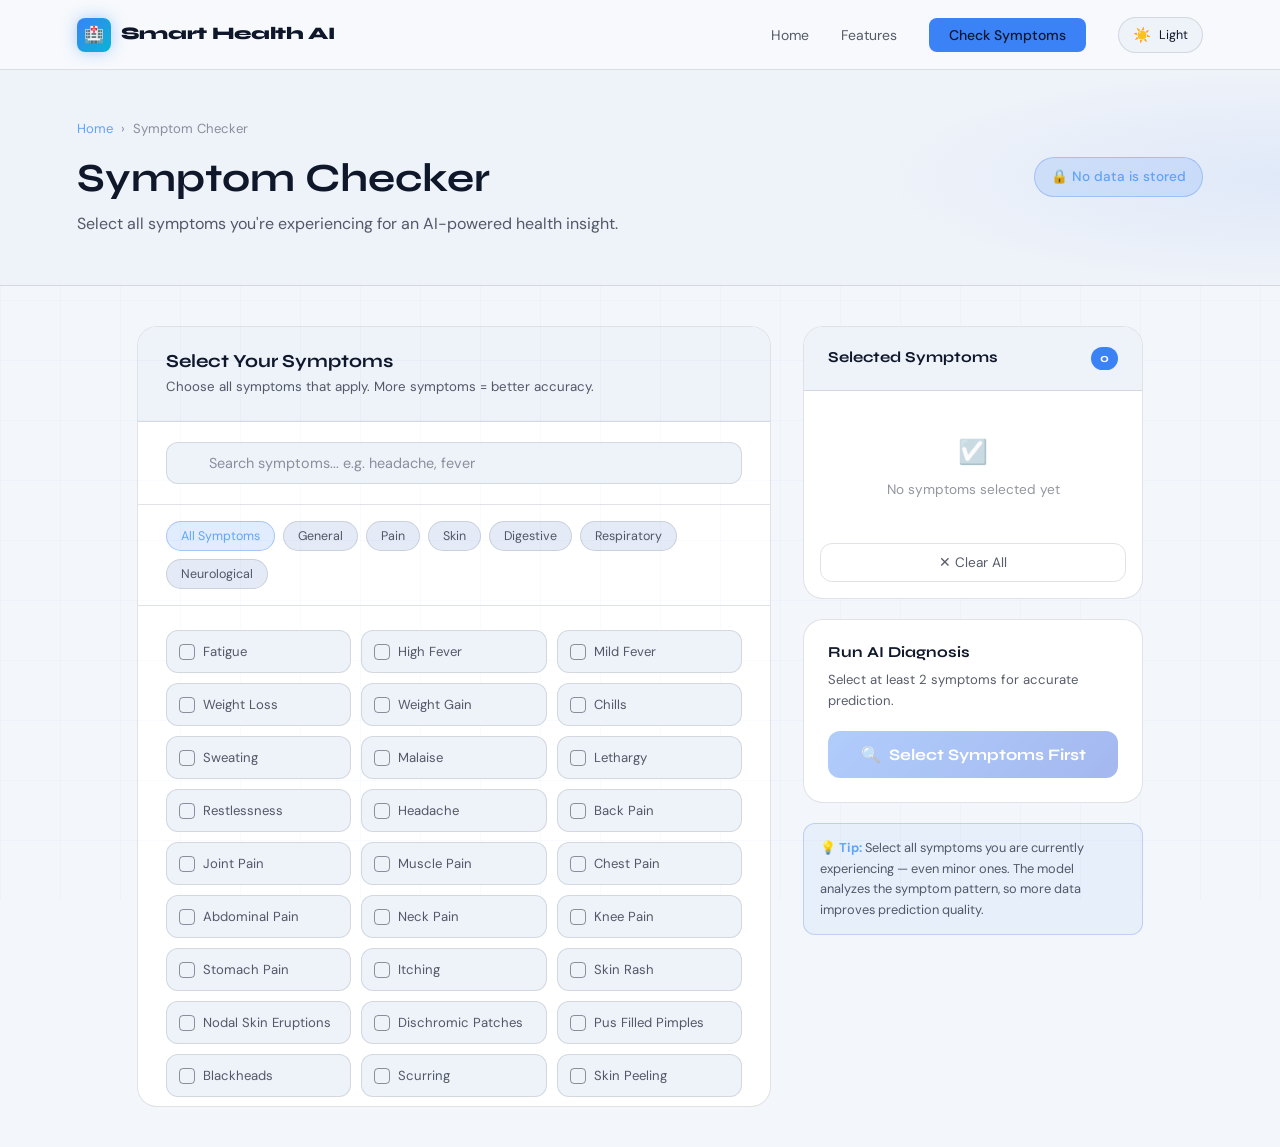
<file: frontend/checker.html>
<!DOCTYPE html>
<html lang="en">
<head>
  <meta charset="UTF-8" />
  <meta name="viewport" content="width=device-width, initial-scale=1.0" />
  <title>Symptom Checker — Smart Health AI</title>
  <link rel="stylesheet" href="css/style.css" />
  <style>
    body { padding-top: 70px; }

    /* ─── Page Header ──────────────────────────────────────── */
    .page-hero {
      background: var(--dark-2);
      border-bottom: 1px solid var(--border-2);
      padding: 48px 6%;
      position: relative;
      overflow: hidden;
    }

    .page-hero::after {
      content: '';
      position: absolute;
      top: 0; right: 0;
      width: 400px; height: 100%;
      background: radial-gradient(ellipse at right, rgba(59,130,246,0.08), transparent 70%);
    }

    .page-hero-inner {
      max-width: 1160px;
      margin: 0 auto;
      display: flex;
      align-items: center;
      justify-content: space-between;
    }

    .page-hero h1 {
      font-size: clamp(1.8rem, 3.5vw, 2.5rem);
      margin-bottom: 10px;
    }

    .page-hero p {
      color: var(--white-60);
      font-size: 1rem;
    }

    .page-breadcrumb {
      display: flex;
      align-items: center;
      gap: 8px;
      font-size: 0.82rem;
      color: var(--white-30);
      margin-bottom: 16px;
    }

    .page-breadcrumb a { color: var(--blue-bright); }
    .page-breadcrumb span { color: var(--white-30); }

    /* ─── Main Layout ──────────────────────────────────────── */
    .checker-layout {
      max-width: 1160px;
      margin: 0 auto;
      padding: 40px 6%;
      display: grid;
      grid-template-columns: 1fr 340px;
      gap: 32px;
      align-items: start;
    }

    /* ─── Symptoms Panel ───────────────────────────────────── */
    .symptoms-panel {
      background: var(--card);
      border: 1px solid var(--border-2);
      border-radius: var(--radius-lg);
      overflow: hidden;
    }

    .panel-header {
      padding: 24px 28px;
      border-bottom: 1px solid var(--border-2);
      display: flex;
      align-items: center;
      justify-content: space-between;
      background: var(--dark-2);
    }

    .panel-header h2 {
      font-size: 1.15rem;
    }

    .panel-header p {
      font-size: 0.83rem;
      color: var(--white-60);
      margin-top: 4px;
    }

    /* Search bar */
    .search-wrap {
      padding: 20px 28px;
      border-bottom: 1px solid var(--border-2);
    }

    .search-input {
      width: 100%;
      background: var(--dark-2);
      border: 1.5px solid var(--border-2);
      border-radius: var(--radius);
      padding: 11px 16px 11px 42px;
      color: var(--white);
      font-family: var(--font-body);
      font-size: 0.9rem;
      outline: none;
      transition: border-color 0.2s;
      position: relative;
    }

    .search-input::placeholder { color: var(--white-30); }
    .search-input:focus { border-color: var(--blue); }

    .search-box {
      position: relative;
    }

    .search-icon {
      position: absolute;
      left: 14px;
      top: 50%;
      transform: translateY(-50%);
      font-size: 0.9rem;
      pointer-events: none;
    }

    /* Category tabs */
    .category-tabs {
      padding: 16px 28px;
      display: flex;
      gap: 8px;
      flex-wrap: wrap;
      border-bottom: 1px solid var(--border-2);
    }

    .tab-btn {
      background: var(--dark-3);
      border: 1px solid var(--border-2);
      border-radius: 100px;
      padding: 6px 14px;
      font-size: 0.78rem;
      color: var(--white-60);
      cursor: pointer;
      transition: var(--transition);
      font-family: var(--font-body);
    }

    .tab-btn:hover, .tab-btn.active {
      background: rgba(59, 130, 246, 0.15);
      border-color: rgba(59, 130, 246, 0.35);
      color: var(--blue-bright);
    }

    /* Symptom grid */
    .symptoms-grid {
      padding: 24px 28px;
      display: grid;
      grid-template-columns: repeat(3, 1fr);
      gap: 10px;
      max-height: 500px;
      overflow-y: auto;
    }

    .symptom-item {
      position: relative;
    }

    .symptom-item input[type="checkbox"] {
      position: absolute;
      opacity: 0;
      width: 0;
      height: 0;
    }

    .symptom-label {
      display: flex;
      align-items: center;
      gap: 8px;
      padding: 10px 12px;
      background: var(--dark-2);
      border: 1.5px solid var(--border-2);
      border-radius: var(--radius);
      cursor: pointer;
      font-size: 0.82rem;
      color: var(--white-60);
      transition: var(--transition);
      user-select: none;
    }

    .symptom-label:hover {
      border-color: rgba(59, 130, 246, 0.35);
      color: var(--white);
    }

    .symptom-item input:checked + .symptom-label {
      background: rgba(59, 130, 246, 0.12);
      border-color: rgba(59, 130, 246, 0.5);
      color: var(--blue-bright);
    }

    .check-box {
      width: 16px; height: 16px;
      border: 1.5px solid var(--white-30);
      border-radius: 4px;
      flex-shrink: 0;
      display: flex;
      align-items: center;
      justify-content: center;
      transition: var(--transition);
      font-size: 0.65rem;
    }

    .symptom-item input:checked + .symptom-label .check-box {
      background: var(--blue);
      border-color: var(--blue);
      color: white;
    }

    .no-results {
      grid-column: 1 / -1;
      text-align: center;
      padding: 32px;
      color: var(--white-30);
      font-size: 0.9rem;
    }

    /* ─── Sidebar ──────────────────────────────────────────── */
    .sidebar {
      display: flex;
      flex-direction: column;
      gap: 20px;
      position: sticky;
      top: 90px;
    }

    .selected-panel {
      background: var(--card);
      border: 1px solid var(--border-2);
      border-radius: var(--radius-lg);
      overflow: hidden;
    }

    .sp-header {
      padding: 20px 24px;
      background: var(--dark-2);
      border-bottom: 1px solid var(--border-2);
      display: flex;
      align-items: center;
      justify-content: space-between;
    }

    .sp-header h3 {
      font-size: 0.95rem;
    }

    .sp-count {
      background: var(--blue);
      color: white;
      font-family: var(--font-display);
      font-size: 0.75rem;
      font-weight: 700;
      padding: 2px 9px;
      border-radius: 100px;
      min-width: 24px;
      text-align: center;
    }

    .selected-list {
      padding: 16px;
      min-height: 120px;
      max-height: 260px;
      overflow-y: auto;
    }

    .selected-empty {
      display: flex;
      flex-direction: column;
      align-items: center;
      justify-content: center;
      height: 120px;
      color: var(--white-30);
      font-size: 0.85rem;
      text-align: center;
      gap: 8px;
    }

    .selected-tag {
      display: inline-flex;
      align-items: center;
      gap: 6px;
      background: rgba(59, 130, 246, 0.12);
      border: 1px solid rgba(59, 130, 246, 0.3);
      border-radius: 100px;
      padding: 5px 10px;
      font-size: 0.78rem;
      color: var(--blue-bright);
      margin: 3px;
      cursor: pointer;
      transition: var(--transition);
    }

    .selected-tag:hover {
      background: rgba(239, 68, 68, 0.12);
      border-color: rgba(239, 68, 68, 0.3);
      color: var(--red);
    }

    .selected-tag .remove { font-size: 0.7rem; }

    /* Clear button */
    .btn-clear {
      width: 100%;
      background: transparent;
      border: 1px solid var(--border-2);
      border-radius: var(--radius);
      padding: 10px;
      color: var(--white-60);
      font-family: var(--font-body);
      font-size: 0.85rem;
      cursor: pointer;
      margin: 0 16px 16px;
      width: calc(100% - 32px);
      transition: var(--transition);
    }

    .btn-clear:hover {
      border-color: rgba(239, 68, 68, 0.4);
      color: var(--red);
      background: var(--red-bg);
    }

    /* Submit card */
    .submit-card {
      background: var(--card);
      border: 1px solid var(--border-2);
      border-radius: var(--radius-lg);
      padding: 24px;
    }

    .submit-card h3 {
      font-size: 0.95rem;
      margin-bottom: 8px;
    }

    .submit-card p {
      font-size: 0.82rem;
      color: var(--white-60);
      margin-bottom: 20px;
      line-height: 1.6;
    }

    .btn-submit {
      width: 100%;
      background: linear-gradient(135deg, var(--blue), var(--blue-dark));
      color: white;
      border: none;
      border-radius: var(--radius);
      padding: 14px;
      font-family: var(--font-display);
      font-size: 1rem;
      font-weight: 700;
      cursor: pointer;
      transition: var(--transition);
      display: flex;
      align-items: center;
      justify-content: center;
      gap: 8px;
      box-shadow: 0 4px 20px var(--blue-glow);
    }

    .btn-submit:hover:not(:disabled) {
      transform: translateY(-2px);
      box-shadow: 0 8px 30px rgba(59, 130, 246, 0.45);
    }

    .btn-submit:disabled {
      opacity: 0.4;
      cursor: not-allowed;
      transform: none;
      box-shadow: none;
    }

    .btn-submit.loading {
      pointer-events: none;
    }

    /* Loading spinner */
    .spinner {
      width: 16px; height: 16px;
      border: 2px solid rgba(255,255,255,0.3);
      border-top-color: white;
      border-radius: 50%;
      animation: spin-slow 0.7s linear infinite;
    }

    /* Tip card */
    .tip-card {
      background: rgba(59, 130, 246, 0.06);
      border: 1px solid var(--border);
      border-radius: var(--radius);
      padding: 14px 16px;
      font-size: 0.8rem;
      color: var(--white-60);
      line-height: 1.6;
    }

    .tip-card strong { color: var(--blue-bright); }

    /* Error banner */
    .error-banner {
      background: var(--red-bg);
      border: 1px solid rgba(239, 68, 68, 0.35);
      border-radius: var(--radius);
      padding: 12px 16px;
      font-size: 0.85rem;
      color: #fca5a5;
      display: none;
    }

    /* Responsive */
    @media (max-width: 968px) {
      .checker-layout { grid-template-columns: 1fr; }
      .sidebar { position: static; }
      .symptoms-grid { grid-template-columns: repeat(2, 1fr); }
    }

    @media (max-width: 500px) {
      .symptoms-grid { grid-template-columns: 1fr 1fr; }
    }
  </style>
</head>
<body>

  <!-- Navigation -->
  <nav class="nav">
    <div class="nav-logo">
      <div class="logo-icon">🏥</div>
      Smart Health AI
    </div>
    <ul class="nav-links">
      <li><a href="index.html">Home</a></li>
      <li><a href="index.html#features">Features</a></li>
      <li><a href="checker.html" class="nav-cta">Check Symptoms</a></li>
      <!-- THEME TOGGLE: added -->
      <li>
        <button class="theme-toggle" id="themeToggle" type="button" aria-label="Toggle light or dark theme">
          <span class="theme-toggle-icon" aria-hidden="true">🌙</span>
          <span class="theme-toggle-text">Dark</span>
        </button>
      </li>
    </ul>
  </nav>

  <!-- Page Hero -->
  <div class="page-hero">
    <div class="page-hero-inner">
      <div>
        <div class="page-breadcrumb">
          <a href="index.html">Home</a>
          <span>›</span>
          <span>Symptom Checker</span>
        </div>
        <h1>Symptom Checker</h1>
        <p>Select all symptoms you're experiencing for an AI-powered health insight.</p>
      </div>
      <div class="badge badge-blue" style="font-size:0.85rem; padding: 8px 16px;">
        🔒 No data is stored
      </div>
    </div>
  </div>

  <!-- Checker Layout -->
  <div class="checker-layout">

    <!-- Symptoms Panel -->
    <div class="symptoms-panel">
      <div class="panel-header">
        <div>
          <h2>Select Your Symptoms</h2>
          <p>Choose all symptoms that apply. More symptoms = better accuracy.</p>
        </div>
      </div>

      <!-- Search -->
      <div class="search-wrap">
        <div class="search-box">
          <span class="search-icon">🔍</span>
          <input
            type="text"
            class="search-input"
            id="symptomSearch"
            placeholder="Search symptoms... e.g. headache, fever"
          />
        </div>
      </div>

      <!-- Category Tabs -->
      <div class="category-tabs" id="categoryTabs">
        <button class="tab-btn active" data-cat="all">All Symptoms</button>
        <button class="tab-btn" data-cat="general">General</button>
        <button class="tab-btn" data-cat="pain">Pain</button>
        <button class="tab-btn" data-cat="skin">Skin</button>
        <button class="tab-btn" data-cat="digestive">Digestive</button>
        <button class="tab-btn" data-cat="respiratory">Respiratory</button>
        <button class="tab-btn" data-cat="neurological">Neurological</button>
      </div>

      <!-- Symptom Grid -->
      <div class="symptoms-grid" id="symptomsGrid">
        <div class="no-results">Loading symptoms...</div>
      </div>
    </div>

    <!-- Sidebar -->
    <div class="sidebar">

      <!-- Selected Panel -->
      <div class="selected-panel">
        <div class="sp-header">
          <h3>Selected Symptoms</h3>
          <span class="sp-count" id="selectedCount">0</span>
        </div>
        <div class="selected-list" id="selectedList">
          <div class="selected-empty">
            <span style="font-size:1.5rem;">☑️</span>
            No symptoms selected yet
          </div>
        </div>
        <button class="btn-clear" id="clearBtn">✕ Clear All</button>
      </div>

      <!-- Submit Card -->
      <div class="submit-card">
        <h3>Run AI Diagnosis</h3>
        <p>Select at least 2 symptoms for accurate prediction.</p>
        <div class="error-banner" id="errorBanner"></div>
        <button class="btn-submit" id="diagnoseBtn" disabled>
          <span id="btnIcon">🔍</span>
          <span id="btnText">Select Symptoms First</span>
        </button>
      </div>

      <!-- Tip -->
      <div class="tip-card">
        <strong>💡 Tip:</strong> Select all symptoms you are currently experiencing — even minor ones. The model analyzes the symptom pattern, so more data improves prediction quality.
      </div>

    </div>
  </div>

  <script src="js/script.js"></script>
  <script>
    // ─── Symptom Categories ────────────────────────────────
    const CATEGORIES = {
      general:     ["fatigue", "high_fever", "mild_fever", "weight_loss", "weight_gain", "chills", "sweating", "malaise", "lethargy", "restlessness", "obesity"],
      pain:        ["headache", "back_pain", "joint_pain", "muscle_pain", "chest_pain", "abdominal_pain", "neck_pain", "knee_pain", "hip_joint_pain", "stomach_pain", "pain_during_bowel_movements", "pain_in_anal_region", "painful_walking", "stiff_neck", "movement_stiffness"],
      skin:        ["itching", "skin_rash", "nodal_skin_eruptions", "dischromic_patches", "red_spots_over_body", "pus_filled_pimples", "blackheads", "scurring", "skin_peeling", "silver_like_dusting", "small_dents_in_nails", "blister", "yellow_crust_ooze", "red_sore_around_nose", "inflammatory_nails"],
      digestive:   ["vomiting", "nausea", "diarrhoea", "constipation", "indigestion", "loss_of_appetite", "acidity", "abdominal_pain", "stomach_pain", "passage_of_gases", "belly_pain", "bloody_stool", "swelling_of_stomach", "distention_of_abdomen", "ulcers_on_tongue", "internal_itching"],
      respiratory: ["cough", "breathlessness", "phlegm", "mucoid_sputum", "rusty_sputum", "blood_in_sputum", "fast_heart_rate", "runny_nose", "continuous_sneezing"],
      neurological:["headache", "dizziness", "loss_of_balance", "blurred_and_distorted_vision", "visual_disturbances", "altered_sensorium", "weakness_of_one_body_side", "weakness_in_limbs", "spinning_movements", "unsteadiness", "lack_of_concentration", "depression", "irritability", "anxiety", "mood_swings"]
    };

    let allSymptoms = [];
    let selectedSymptoms = new Set();
    let currentCategory = 'all';
    let searchQuery = '';

    // ─── Load symptoms from backend ───────────────────────
    async function loadSymptoms() {
      try {
        const res = await fetch('http://localhost:5000/symptoms');
        const data = await res.json();
        allSymptoms = data.symptoms;
        renderSymptoms();
      } catch(e) {
        // Fallback symptom list if backend not running
        allSymptoms = ["fatigue","high_fever","mild_fever","weight_loss","weight_gain","chills","sweating","malaise","lethargy","restlessness","headache","back_pain","joint_pain","muscle_pain","chest_pain","abdominal_pain","neck_pain","knee_pain","stomach_pain","itching","skin_rash","nodal_skin_eruptions","dischromic_patches","pus_filled_pimples","blackheads","scurring","skin_peeling","blister","yellow_crust_ooze","vomiting","nausea","diarrhoea","constipation","indigestion","loss_of_appetite","acidity","passage_of_gases","cough","breathlessness","phlegm","runny_nose","continuous_sneezing","dizziness","loss_of_balance","blurred_and_distorted_vision","altered_sensorium","weakness_in_limbs","spinning_movements","depression","irritability","anxiety","mood_swings","yellowish_skin","dark_urine","yellow_urine","yellowing_of_eyes","burning_micturition","bladder_discomfort","foul_smell_of_urine","continuous_feel_of_urine","irregular_sugar_level","excessive_hunger","increased_appetite","polyuria","cold_hands_and_feets","swollen_legs","fast_heart_rate","swelling_joints","painful_walking","muscle_weakness","movement_stiffness","sunken_eyes","dehydration","mucoid_sputum","rusty_sputum","blood_in_sputum","phlegm","watering_from_eyes","shivering","extra_marital_contacts","muscle_wasting","patches_in_throat","obesity","swelled_lymph_nodes","red_spots_over_body","pain_behind_the_eyes","toxic_look","belly_pain","receiving_blood_transfusion","acute_liver_failure","coma","stomach_bleeding","swelling_of_stomach","distention_of_abdomen","history_of_alcohol_consumption","fluid_overload","cramps","bruising","swollen_blood_vessels","prominent_veins_on_calf","puffy_face_and_eyes","enlarged_thyroid","brittle_nails","swollen_extremities","family_history","palpitations","unsteadiness","visual_disturbances","stiff_neck","lack_of_concentration","weakness_of_one_body_side","pain_during_bowel_movements","pain_in_anal_region","bloody_stool","irritation_in_anus","hip_joint_pain","silver_like_dusting","small_dents_in_nails","inflammatory_nails","red_sore_around_nose","internal_itching","spotting_urination","ulcers_on_tongue","restlessness"];
        renderSymptoms();
      }
    }

    function formatLabel(s) {
      return s.replace(/_/g, ' ').replace(/\b\w/g, c => c.toUpperCase());
    }

    function renderSymptoms() {
      const grid = document.getElementById('symptomsGrid');
      let filtered = allSymptoms;

      if (currentCategory !== 'all') {
        const catSymptoms = CATEGORIES[currentCategory] || [];
        filtered = allSymptoms.filter(s => catSymptoms.includes(s));
      }

      if (searchQuery) {
        filtered = filtered.filter(s =>
          s.replace(/_/g,' ').toLowerCase().includes(searchQuery.toLowerCase())
        );
      }

      if (filtered.length === 0) {
        grid.innerHTML = '<div class="no-results">🔍 No symptoms found. Try a different search or category.</div>';
        return;
      }

      grid.innerHTML = filtered.map(s => `
        <div class="symptom-item">
          <input type="checkbox" id="s_${s}" value="${s}"
            ${selectedSymptoms.has(s) ? 'checked' : ''}
            onchange="toggleSymptom('${s}', this.checked)">
          <label class="symptom-label" for="s_${s}">
            <span class="check-box">${selectedSymptoms.has(s) ? '✓' : ''}</span>
            ${formatLabel(s)}
          </label>
        </div>
      `).join('');
    }

    function toggleSymptom(symptom, checked) {
      if (checked) selectedSymptoms.add(symptom);
      else selectedSymptoms.delete(symptom);
      updateSidebar();
      renderSymptoms();
    }

    function updateSidebar() {
      const count = selectedSymptoms.size;
      document.getElementById('selectedCount').textContent = count;

      const btn = document.getElementById('diagnoseBtn');
      const btnText = document.getElementById('btnText');

      if (count === 0) {
        btn.disabled = true;
        btnText.textContent = 'Select Symptoms First';
      } else if (count === 1) {
        btn.disabled = false;
        btnText.textContent = `Diagnose (${count} symptom)`;
      } else {
        btn.disabled = false;
        btnText.textContent = `Diagnose (${count} symptoms)`;
      }

      const list = document.getElementById('selectedList');
      if (count === 0) {
        list.innerHTML = '<div class="selected-empty"><span style="font-size:1.5rem;">☑️</span>No symptoms selected yet</div>';
        return;
      }

      list.innerHTML = [...selectedSymptoms].map(s => `
        <span class="selected-tag" onclick="toggleSymptom('${s}', false)">
          ${formatLabel(s)} <span class="remove">✕</span>
        </span>
      `).join('');
    }

    // ─── Category Tabs ─────────────────────────────────────
    document.getElementById('categoryTabs').addEventListener('click', e => {
      if (!e.target.classList.contains('tab-btn')) return;
      document.querySelectorAll('.tab-btn').forEach(b => b.classList.remove('active'));
      e.target.classList.add('active');
      currentCategory = e.target.dataset.cat;
      renderSymptoms();
    });

    // ─── Search ────────────────────────────────────────────
    document.getElementById('symptomSearch').addEventListener('input', e => {
      searchQuery = e.target.value;
      // Switch to All when searching
      if (searchQuery) {
        document.querySelectorAll('.tab-btn').forEach(b => b.classList.remove('active'));
        document.querySelector('[data-cat="all"]').classList.add('active');
        currentCategory = 'all';
      }
      renderSymptoms();
    });

    // ─── Clear All ─────────────────────────────────────────
    document.getElementById('clearBtn').addEventListener('click', () => {
      selectedSymptoms.clear();
      updateSidebar();
      renderSymptoms();
    });

    // ─── Diagnose ──────────────────────────────────────────
    document.getElementById('diagnoseBtn').addEventListener('click', async () => {
      if (selectedSymptoms.size === 0) return;

      const btn = document.getElementById('diagnoseBtn');
      const btnIcon = document.getElementById('btnIcon');
      const btnText = document.getElementById('btnText');
      const errorBanner = document.getElementById('errorBanner');

      btn.classList.add('loading');
      btn.disabled = true;
      btnIcon.innerHTML = '<div class="spinner"></div>';
      btnText.textContent = 'Analyzing...';
      errorBanner.style.display = 'none';

      try {
        const symptoms = [...selectedSymptoms];
        const res = await fetch('http://localhost:5000/predict', {
          method: 'POST',
          headers: { 'Content-Type': 'application/json' },
          body: JSON.stringify({ symptoms })
        });

        if (!res.ok) throw new Error(`Server error: ${res.status}`);

        const data = await res.json();
        if (data.error) throw new Error(data.error);

        // Save to sessionStorage & redirect
        sessionStorage.setItem('diagnosis', JSON.stringify(data));
        sessionStorage.setItem('selectedSymptoms', JSON.stringify(symptoms));
        window.location.href = 'result.html';

      } catch(err) {
        errorBanner.style.display = 'block';
        errorBanner.textContent = `⚠️ ${err.message.includes('fetch') ? 'Cannot connect to backend. Make sure Flask is running on port 5000.' : err.message}`;
        btn.classList.remove('loading');
        btn.disabled = false;
        btnIcon.textContent = '🔍';
        btnText.textContent = `Diagnose (${selectedSymptoms.size} symptoms)`;
      }
    });

    // ─── Init ──────────────────────────────────────────────
    loadSymptoms();
  </script>
</body>
</html>
</file>
<file: css/style.css>
/* ═══════════════════════════════════════════════════════════
   Smart Health AI Diagnosis — Global Styles
   Theme: Clinical Dark · Electric Blue Accents · Sharp Typography
   ═══════════════════════════════════════════════════════════ */

@import url('https://fonts.googleapis.com/css2?family=Syne:wght@400;600;700;800&family=DM+Sans:ital,wght@0,300;0,400;0,500;1,300&display=swap');

/* ─── CSS Variables ──────────────────────────────────────── */
:root {
  --black:       #050810;
  --dark:        #0a0e1a;
  --dark-2:      #0f1628;
  --dark-3:      #161d33;
  --card:        #111827;
  --border:      rgba(59, 130, 246, 0.15);
  --border-2:    rgba(255, 255, 255, 0.06);
  --blue:        #3b82f6;
  --blue-bright: #60a5fa;
  --blue-dark:   #1d4ed8;
  --blue-glow:   rgba(59, 130, 246, 0.25);
  --cyan:        #06b6d4;
  --white:       #f8fafc;
  --white-60:    rgba(248, 250, 252, 0.6);
  --white-30:    rgba(248, 250, 252, 0.3);
  --white-10:    rgba(248, 250, 252, 0.07);
  --green:       #10b981;
  --green-bg:    rgba(16, 185, 129, 0.12);
  --yellow:      #f59e0b;
  --yellow-bg:   rgba(245, 158, 11, 0.12);
  --red:         #ef4444;
  --red-bg:      rgba(239, 68, 68, 0.12);
  --font-display: 'Syne', sans-serif;
  --font-body:    'DM Sans', sans-serif;
  --radius:      12px;
  --radius-lg:   20px;
  --shadow:      0 4px 24px rgba(0, 0, 0, 0.4);
  --shadow-blue: 0 0 30px rgba(59, 130, 246, 0.2);
  --transition:  all 0.3s cubic-bezier(0.4, 0, 0.2, 1);
  --nav-bg:      rgba(5, 8, 16, 0.85);
  --nav-bg-scrolled: rgba(5, 8, 16, 0.98);
}

/* THEME TOGGLE: light mode variables */
:root[data-theme="light"] {
  color-scheme: light;
  --black:       #f3f6fb;
  --dark:        #ffffff;
  --dark-2:      #eef2f9;
  --dark-3:      #e4ebf6;
  --card:        #ffffff;
  --border:      rgba(29, 78, 216, 0.2);
  --border-2:    rgba(15, 23, 42, 0.12);
  --blue-glow:   rgba(59, 130, 246, 0.18);
  --white:       #0f172a;
  --white-60:    rgba(15, 23, 42, 0.7);
  --white-30:    rgba(15, 23, 42, 0.45);
  --white-10:    rgba(15, 23, 42, 0.08);
  --nav-bg:      rgba(248, 250, 252, 0.9);
  --nav-bg-scrolled: rgba(248, 250, 252, 0.98);
}

/* ─── Reset & Base ───────────────────────────────────────── */
*, *::before, *::after {
  box-sizing: border-box;
  margin: 0;
  padding: 0;
}

html {
  scroll-behavior: smooth;
  font-size: 16px;
}

body {
  font-family: var(--font-body);
  background: var(--black);
  color: var(--white);
  line-height: 1.6;
  min-height: 100vh;
  -webkit-font-smoothing: antialiased;
  overflow-x: hidden;
}

/* Grid noise overlay */
body::before {
  content: '';
  position: fixed;
  inset: 0;
  background-image:
    linear-gradient(rgba(59, 130, 246, 0.03) 1px, transparent 1px),
    linear-gradient(90deg, rgba(59, 130, 246, 0.03) 1px, transparent 1px);
  background-size: 60px 60px;
  pointer-events: none;
  z-index: 0;
}

a { color: inherit; text-decoration: none; }
img { max-width: 100%; display: block; }
ul { list-style: none; }

/* ─── Scrollbar ──────────────────────────────────────────── */
::-webkit-scrollbar { width: 5px; }
::-webkit-scrollbar-track { background: var(--dark); }
::-webkit-scrollbar-thumb { background: var(--blue-dark); border-radius: 4px; }

/* ─── Typography ─────────────────────────────────────────── */
h1, h2, h3, h4 {
  font-family: var(--font-display);
  line-height: 1.15;
  font-weight: 700;
}

.section-label {
  font-family: var(--font-display);
  font-size: 0.7rem;
  font-weight: 600;
  letter-spacing: 0.2em;
  text-transform: uppercase;
  color: var(--blue-bright);
  display: inline-flex;
  align-items: center;
  gap: 8px;
}

.section-label::before {
  content: '';
  display: inline-block;
  width: 20px;
  height: 2px;
  background: var(--blue);
}

/* ─── Navigation ─────────────────────────────────────────── */
.nav {
  position: fixed;
  top: 0;
  left: 0;
  right: 0;
  z-index: 100;
  padding: 0 6%;
  height: 70px;
  display: flex;
  align-items: center;
  justify-content: space-between;
  background: var(--nav-bg);
  backdrop-filter: blur(20px);
  border-bottom: 1px solid var(--border-2);
  transition: var(--transition);
}

.nav-logo {
  display: flex;
  align-items: center;
  gap: 10px;
  font-family: var(--font-display);
  font-size: 1.1rem;
  font-weight: 800;
  letter-spacing: -0.02em;
}

.nav-logo .logo-icon {
  width: 34px;
  height: 34px;
  background: linear-gradient(135deg, var(--blue), var(--cyan));
  border-radius: 8px;
  display: flex;
  align-items: center;
  justify-content: center;
  font-size: 1rem;
  box-shadow: 0 0 16px rgba(59, 130, 246, 0.4);
}

.nav-links {
  display: flex;
  align-items: center;
  gap: 32px;
}

.nav-links a {
  font-size: 0.875rem;
  font-weight: 400;
  color: var(--white-60);
  transition: color 0.2s;
}

.nav-links a:hover { color: var(--white); }

.nav-cta {
  background: var(--blue);
  color: var(--white) !important;
  padding: 8px 20px;
  border-radius: 8px;
  font-weight: 500 !important;
  transition: var(--transition) !important;
}

.nav-cta:hover {
  background: var(--blue-bright) !important;
  box-shadow: 0 0 20px rgba(59, 130, 246, 0.4) !important;
  color: var(--white) !important;
}

/* THEME TOGGLE: button styles */
.theme-toggle {
  display: inline-flex;
  align-items: center;
  gap: 8px;
  padding: 8px 14px;
  border-radius: 999px;
  border: 1px solid var(--border-2);
  background: var(--dark-2);
  color: var(--white);
  font-family: var(--font-body);
  font-size: 0.78rem;
  cursor: pointer;
  transition: var(--transition);
}

.theme-toggle:hover {
  border-color: var(--blue);
  background: var(--blue-glow);
  color: var(--white);
}

.theme-toggle-icon {
  font-size: 0.9rem;
}

/* ─── Buttons ────────────────────────────────────────────── */
.btn {
  display: inline-flex;
  align-items: center;
  gap: 8px;
  padding: 14px 28px;
  border-radius: var(--radius);
  font-family: var(--font-display);
  font-size: 0.95rem;
  font-weight: 600;
  cursor: pointer;
  border: none;
  transition: var(--transition);
  position: relative;
  overflow: hidden;
}

.btn::after {
  content: '';
  position: absolute;
  inset: 0;
  background: rgba(255,255,255,0.1);
  opacity: 0;
  transition: opacity 0.2s;
}

.btn:hover::after { opacity: 1; }

.btn-primary {
  background: linear-gradient(135deg, var(--blue), var(--blue-dark));
  color: var(--white);
  box-shadow: 0 4px 20px var(--blue-glow);
}

.btn-primary:hover {
  transform: translateY(-2px);
  box-shadow: 0 8px 30px rgba(59, 130, 246, 0.4);
}

.btn-outline {
  background: transparent;
  color: var(--white);
  border: 1.5px solid var(--border);
}

.btn-outline:hover {
  border-color: var(--blue);
  background: var(--blue-glow);
  transform: translateY(-2px);
}

.btn-ghost {
  background: var(--white-10);
  color: var(--white);
  backdrop-filter: blur(8px);
}

.btn-ghost:hover {
  background: rgba(255, 255, 255, 0.12);
  transform: translateY(-2px);
}

.btn-lg {
  padding: 16px 36px;
  font-size: 1rem;
  border-radius: 14px;
}

/* ─── Cards ──────────────────────────────────────────────── */
.card {
  background: var(--card);
  border: 1px solid var(--border-2);
  border-radius: var(--radius-lg);
  padding: 28px;
  transition: var(--transition);
}

.card:hover {
  border-color: var(--border);
  transform: translateY(-3px);
  box-shadow: var(--shadow-blue);
}

/* ─── Section Layout ─────────────────────────────────────── */
.section {
  padding: 100px 6%;
  position: relative;
  z-index: 1;
}

.container {
  max-width: 1160px;
  margin: 0 auto;
}

.section-header {
  text-align: center;
  margin-bottom: 64px;
}

.section-header h2 {
  font-size: clamp(2rem, 4vw, 2.8rem);
  margin-top: 16px;
  margin-bottom: 16px;
}

.section-header p {
  font-size: 1.05rem;
  color: var(--white-60);
  max-width: 560px;
  margin: 0 auto;
}

/* ─── Footer ─────────────────────────────────────────────── */
.footer {
  background: var(--dark-2);
  border-top: 1px solid var(--border-2);
  padding: 60px 6% 32px;
  position: relative;
  z-index: 1;
}

.footer-inner {
  max-width: 1160px;
  margin: 0 auto;
}

.footer-grid {
  display: grid;
  grid-template-columns: 1.5fr 1fr 1fr 1fr;
  gap: 48px;
  margin-bottom: 48px;
}

.footer-brand p {
  font-size: 0.9rem;
  color: var(--white-60);
  margin-top: 12px;
  line-height: 1.7;
  max-width: 280px;
}

.footer-col h4 {
  font-family: var(--font-display);
  font-size: 0.85rem;
  font-weight: 600;
  letter-spacing: 0.1em;
  text-transform: uppercase;
  color: var(--white-60);
  margin-bottom: 16px;
}

.footer-col ul li {
  margin-bottom: 10px;
}

.footer-col ul li a {
  font-size: 0.9rem;
  color: var(--white-60);
  transition: color 0.2s;
}

.footer-col ul li a:hover { color: var(--blue-bright); }

.footer-bottom {
  border-top: 1px solid var(--border-2);
  padding-top: 28px;
  display: flex;
  justify-content: space-between;
  align-items: center;
}

.footer-bottom p {
  font-size: 0.82rem;
  color: var(--white-30);
}

.footer-disclaimer {
  font-size: 0.78rem;
  color: var(--white-30);
  text-align: center;
  max-width: 600px;
  margin: 0 auto 20px;
  line-height: 1.6;
}

/* ─── Glow Effects ───────────────────────────────────────── */
.glow-blue {
  position: absolute;
  border-radius: 50%;
  background: radial-gradient(circle, rgba(59, 130, 246, 0.15) 0%, transparent 70%);
  pointer-events: none;
}

/* ─── Page Load Animations ───────────────────────────────── */
@keyframes fadeInUp {
  from { opacity: 0; transform: translateY(30px); }
  to   { opacity: 1; transform: translateY(0); }
}

@keyframes fadeIn {
  from { opacity: 0; }
  to   { opacity: 1; }
}

@keyframes slideInLeft {
  from { opacity: 0; transform: translateX(-30px); }
  to   { opacity: 1; transform: translateX(0); }
}

@keyframes pulse-ring {
  0%   { transform: scale(0.8); opacity: 0.6; }
  100% { transform: scale(1.4); opacity: 0; }
}

@keyframes float {
  0%, 100% { transform: translateY(0px); }
  50%       { transform: translateY(-12px); }
}

@keyframes spin-slow {
  from { transform: rotate(0deg); }
  to   { transform: rotate(360deg); }
}

.animate-fade-up  { animation: fadeInUp 0.7s ease forwards; }
.animate-fade     { animation: fadeIn 0.6s ease forwards; }
.animate-slide-left { animation: slideInLeft 0.7s ease forwards; }

.delay-1 { animation-delay: 0.1s; }
.delay-2 { animation-delay: 0.2s; }
.delay-3 { animation-delay: 0.3s; }
.delay-4 { animation-delay: 0.4s; }
.delay-5 { animation-delay: 0.5s; }
.delay-6 { animation-delay: 0.6s; }

/* ─── Badge / Chip ───────────────────────────────────────── */
.badge {
  display: inline-flex;
  align-items: center;
  gap: 6px;
  padding: 4px 12px;
  border-radius: 100px;
  font-size: 0.75rem;
  font-weight: 500;
}

.badge-blue {
  background: rgba(59, 130, 246, 0.15);
  color: var(--blue-bright);
  border: 1px solid rgba(59, 130, 246, 0.3);
}

.badge-green {
  background: var(--green-bg);
  color: var(--green);
  border: 1px solid rgba(16, 185, 129, 0.3);
}

.badge-yellow {
  background: var(--yellow-bg);
  color: var(--yellow);
  border: 1px solid rgba(245, 158, 11, 0.3);
}

.badge-red {
  background: var(--red-bg);
  color: var(--red);
  border: 1px solid rgba(239, 68, 68, 0.3);
}

/* ─── Progress Bar ───────────────────────────────────────── */
.progress-track {
  width: 100%;
  height: 6px;
  background: var(--dark-3);
  border-radius: 100px;
  overflow: hidden;
}

.progress-fill {
  height: 100%;
  border-radius: 100px;
  transition: width 1.2s cubic-bezier(0.4, 0, 0.2, 1);
}

/* ─── Responsive ─────────────────────────────────────────── */
@media (max-width: 768px) {
  .nav-links { display: none; }
  .section { padding: 60px 5%; }
  .footer-grid { grid-template-columns: 1fr 1fr; gap: 32px; }
  .footer-bottom { flex-direction: column; gap: 12px; text-align: center; }
}

@media (max-width: 480px) {
  .footer-grid { grid-template-columns: 1fr; }
}
</file>
<file: frontend/css/style.css>
/* ═══════════════════════════════════════════════════════════
   Smart Health AI Diagnosis — Global Styles
   Theme: Clinical Dark · Electric Blue Accents · Sharp Typography
   ═══════════════════════════════════════════════════════════ */

@import url('https://fonts.googleapis.com/css2?family=Syne:wght@400;600;700;800&family=DM+Sans:ital,wght@0,300;0,400;0,500;1,300&display=swap');

/* ─── CSS Variables ──────────────────────────────────────── */
:root {
  --black:       #050810;
  --dark:        #0a0e1a;
  --dark-2:      #0f1628;
  --dark-3:      #161d33;
  --card:        #111827;
  --border:      rgba(59, 130, 246, 0.15);
  --border-2:    rgba(255, 255, 255, 0.06);
  --blue:        #3b82f6;
  --blue-bright: #60a5fa;
  --blue-dark:   #1d4ed8;
  --blue-glow:   rgba(59, 130, 246, 0.25);
  --cyan:        #06b6d4;
  --white:       #f8fafc;
  --white-60:    rgba(248, 250, 252, 0.6);
  --white-30:    rgba(248, 250, 252, 0.3);
  --white-10:    rgba(248, 250, 252, 0.07);
  --green:       #10b981;
  --green-bg:    rgba(16, 185, 129, 0.12);
  --yellow:      #f59e0b;
  --yellow-bg:   rgba(245, 158, 11, 0.12);
  --red:         #ef4444;
  --red-bg:      rgba(239, 68, 68, 0.12);
  --font-display: 'Syne', sans-serif;
  --font-body:    'DM Sans', sans-serif;
  --radius:      12px;
  --radius-lg:   20px;
  --shadow:      0 4px 24px rgba(0, 0, 0, 0.4);
  --shadow-blue: 0 0 30px rgba(59, 130, 246, 0.2);
  --transition:  all 0.3s cubic-bezier(0.4, 0, 0.2, 1);
  --nav-bg:      rgba(5, 8, 16, 0.85);
  --nav-bg-scrolled: rgba(5, 8, 16, 0.98);
}

/* THEME TOGGLE: light mode variables */
:root[data-theme="light"] {
  color-scheme: light;
  --black:       #f3f6fb;
  --dark:        #ffffff;
  --dark-2:      #eef2f9;
  --dark-3:      #e4ebf6;
  --card:        #ffffff;
  --border:      rgba(29, 78, 216, 0.2);
  --border-2:    rgba(15, 23, 42, 0.12);
  --blue-glow:   rgba(59, 130, 246, 0.18);
  --white:       #0f172a;
  --white-60:    rgba(15, 23, 42, 0.7);
  --white-30:    rgba(15, 23, 42, 0.45);
  --white-10:    rgba(15, 23, 42, 0.08);
  --nav-bg:      rgba(248, 250, 252, 0.9);
  --nav-bg-scrolled: rgba(248, 250, 252, 0.98);
}

/* ─── Reset & Base ───────────────────────────────────────── */
*, *::before, *::after {
  box-sizing: border-box;
  margin: 0;
  padding: 0;
}

html {
  scroll-behavior: smooth;
  font-size: 16px;
}

body {
  font-family: var(--font-body);
  background: var(--black);
  color: var(--white);
  line-height: 1.6;
  min-height: 100vh;
  -webkit-font-smoothing: antialiased;
  overflow-x: hidden;
}

/* Grid noise overlay */
body::before {
  content: '';
  position: fixed;
  inset: 0;
  background-image:
    linear-gradient(rgba(59, 130, 246, 0.03) 1px, transparent 1px),
    linear-gradient(90deg, rgba(59, 130, 246, 0.03) 1px, transparent 1px);
  background-size: 60px 60px;
  pointer-events: none;
  z-index: 0;
}

a { color: inherit; text-decoration: none; }
img { max-width: 100%; display: block; }
ul { list-style: none; }

/* ─── Scrollbar ──────────────────────────────────────────── */
::-webkit-scrollbar { width: 5px; }
::-webkit-scrollbar-track { background: var(--dark); }
::-webkit-scrollbar-thumb { background: var(--blue-dark); border-radius: 4px; }

/* ─── Typography ─────────────────────────────────────────── */
h1, h2, h3, h4 {
  font-family: var(--font-display);
  line-height: 1.15;
  font-weight: 700;
}

.section-label {
  font-family: var(--font-display);
  font-size: 0.7rem;
  font-weight: 600;
  letter-spacing: 0.2em;
  text-transform: uppercase;
  color: var(--blue-bright);
  display: inline-flex;
  align-items: center;
  gap: 8px;
}

.section-label::before {
  content: '';
  display: inline-block;
  width: 20px;
  height: 2px;
  background: var(--blue);
}

/* ─── Navigation ─────────────────────────────────────────── */
.nav {
  position: fixed;
  top: 0;
  left: 0;
  right: 0;
  z-index: 100;
  padding: 0 6%;
  height: 70px;
  display: flex;
  align-items: center;
  justify-content: space-between;
  background: var(--nav-bg);
  backdrop-filter: blur(20px);
  border-bottom: 1px solid var(--border-2);
  transition: var(--transition);
}

.nav-logo {
  display: flex;
  align-items: center;
  gap: 10px;
  font-family: var(--font-display);
  font-size: 1.1rem;
  font-weight: 800;
  letter-spacing: -0.02em;
}

.nav-logo .logo-icon {
  width: 34px;
  height: 34px;
  background: linear-gradient(135deg, var(--blue), var(--cyan));
  border-radius: 8px;
  display: flex;
  align-items: center;
  justify-content: center;
  font-size: 1rem;
  box-shadow: 0 0 16px rgba(59, 130, 246, 0.4);
}

.nav-links {
  display: flex;
  align-items: center;
  gap: 32px;
}

.nav-links a {
  font-size: 0.875rem;
  font-weight: 400;
  color: var(--white-60);
  transition: color 0.2s;
}

.nav-links a:hover { color: var(--white); }

.nav-cta {
  background: var(--blue);
  color: var(--white) !important;
  padding: 8px 20px;
  border-radius: 8px;
  font-weight: 500 !important;
  transition: var(--transition) !important;
}

.nav-cta:hover {
  background: var(--blue-bright) !important;
  box-shadow: 0 0 20px rgba(59, 130, 246, 0.4) !important;
  color: var(--white) !important;
}

/* THEME TOGGLE: button styles */
.theme-toggle {
  display: inline-flex;
  align-items: center;
  gap: 8px;
  padding: 8px 14px;
  border-radius: 999px;
  border: 1px solid var(--border-2);
  background: var(--dark-2);
  color: var(--white);
  font-family: var(--font-body);
  font-size: 0.78rem;
  cursor: pointer;
  transition: var(--transition);
}

.theme-toggle:hover {
  border-color: var(--blue);
  background: var(--blue-glow);
  color: var(--white);
}

.theme-toggle-icon {
  font-size: 0.9rem;
}

/* ─── Buttons ────────────────────────────────────────────── */
.btn {
  display: inline-flex;
  align-items: center;
  gap: 8px;
  padding: 14px 28px;
  border-radius: var(--radius);
  font-family: var(--font-display);
  font-size: 0.95rem;
  font-weight: 600;
  cursor: pointer;
  border: none;
  transition: var(--transition);
  position: relative;
  overflow: hidden;
}

.btn::after {
  content: '';
  position: absolute;
  inset: 0;
  background: rgba(255,255,255,0.1);
  opacity: 0;
  transition: opacity 0.2s;
}

.btn:hover::after { opacity: 1; }

.btn-primary {
  background: linear-gradient(135deg, var(--blue), var(--blue-dark));
  color: var(--white);
  box-shadow: 0 4px 20px var(--blue-glow);
}

.btn-primary:hover {
  transform: translateY(-2px);
  box-shadow: 0 8px 30px rgba(59, 130, 246, 0.4);
}

.btn-outline {
  background: transparent;
  color: var(--white);
  border: 1.5px solid var(--border);
}

.btn-outline:hover {
  border-color: var(--blue);
  background: var(--blue-glow);
  transform: translateY(-2px);
}

.btn-ghost {
  background: var(--white-10);
  color: var(--white);
  backdrop-filter: blur(8px);
}

.btn-ghost:hover {
  background: rgba(255, 255, 255, 0.12);
  transform: translateY(-2px);
}

.btn-lg {
  padding: 16px 36px;
  font-size: 1rem;
  border-radius: 14px;
}

/* ─── Cards ──────────────────────────────────────────────── */
.card {
  background: var(--card);
  border: 1px solid var(--border-2);
  border-radius: var(--radius-lg);
  padding: 28px;
  transition: var(--transition);
}

.card:hover {
  border-color: var(--border);
  transform: translateY(-3px);
  box-shadow: var(--shadow-blue);
}

/* ─── Section Layout ─────────────────────────────────────── */
.section {
  padding: 100px 6%;
  position: relative;
  z-index: 1;
}

.container {
  max-width: 1160px;
  margin: 0 auto;
}

.section-header {
  text-align: center;
  margin-bottom: 64px;
}

.section-header h2 {
  font-size: clamp(2rem, 4vw, 2.8rem);
  margin-top: 16px;
  margin-bottom: 16px;
}

.section-header p {
  font-size: 1.05rem;
  color: var(--white-60);
  max-width: 560px;
  margin: 0 auto;
}

/* ─── Footer ─────────────────────────────────────────────── */
.footer {
  background: var(--dark-2);
  border-top: 1px solid var(--border-2);
  padding: 60px 6% 32px;
  position: relative;
  z-index: 1;
}

.footer-inner {
  max-width: 1160px;
  margin: 0 auto;
}

.footer-grid {
  display: grid;
  grid-template-columns: 1.5fr 1fr 1fr 1fr;
  gap: 48px;
  margin-bottom: 48px;
}

.footer-brand p {
  font-size: 0.9rem;
  color: var(--white-60);
  margin-top: 12px;
  line-height: 1.7;
  max-width: 280px;
}

.footer-col h4 {
  font-family: var(--font-display);
  font-size: 0.85rem;
  font-weight: 600;
  letter-spacing: 0.1em;
  text-transform: uppercase;
  color: var(--white-60);
  margin-bottom: 16px;
}

.footer-col ul li {
  margin-bottom: 10px;
}

.footer-col ul li a {
  font-size: 0.9rem;
  color: var(--white-60);
  transition: color 0.2s;
}

.footer-col ul li a:hover { color: var(--blue-bright); }

.footer-bottom {
  border-top: 1px solid var(--border-2);
  padding-top: 28px;
  display: flex;
  justify-content: space-between;
  align-items: center;
}

.footer-bottom p {
  font-size: 0.82rem;
  color: var(--white-30);
}

.footer-disclaimer {
  font-size: 0.78rem;
  color: var(--white-30);
  text-align: center;
  max-width: 600px;
  margin: 0 auto 20px;
  line-height: 1.6;
}

/* ─── Glow Effects ───────────────────────────────────────── */
.glow-blue {
  position: absolute;
  border-radius: 50%;
  background: radial-gradient(circle, rgba(59, 130, 246, 0.15) 0%, transparent 70%);
  pointer-events: none;
}

/* ─── Page Load Animations ───────────────────────────────── */
@keyframes fadeInUp {
  from { opacity: 0; transform: translateY(30px); }
  to   { opacity: 1; transform: translateY(0); }
}

@keyframes fadeIn {
  from { opacity: 0; }
  to   { opacity: 1; }
}

@keyframes slideInLeft {
  from { opacity: 0; transform: translateX(-30px); }
  to   { opacity: 1; transform: translateX(0); }
}

@keyframes pulse-ring {
  0%   { transform: scale(0.8); opacity: 0.6; }
  100% { transform: scale(1.4); opacity: 0; }
}

@keyframes float {
  0%, 100% { transform: translateY(0px); }
  50%       { transform: translateY(-12px); }
}

@keyframes spin-slow {
  from { transform: rotate(0deg); }
  to   { transform: rotate(360deg); }
}

.animate-fade-up  { animation: fadeInUp 0.7s ease forwards; }
.animate-fade     { animation: fadeIn 0.6s ease forwards; }
.animate-slide-left { animation: slideInLeft 0.7s ease forwards; }

.delay-1 { animation-delay: 0.1s; }
.delay-2 { animation-delay: 0.2s; }
.delay-3 { animation-delay: 0.3s; }
.delay-4 { animation-delay: 0.4s; }
.delay-5 { animation-delay: 0.5s; }
.delay-6 { animation-delay: 0.6s; }

/* ─── Badge / Chip ───────────────────────────────────────── */
.badge {
  display: inline-flex;
  align-items: center;
  gap: 6px;
  padding: 4px 12px;
  border-radius: 100px;
  font-size: 0.75rem;
  font-weight: 500;
}

.badge-blue {
  background: rgba(59, 130, 246, 0.15);
  color: var(--blue-bright);
  border: 1px solid rgba(59, 130, 246, 0.3);
}

.badge-green {
  background: var(--green-bg);
  color: var(--green);
  border: 1px solid rgba(16, 185, 129, 0.3);
}

.badge-yellow {
  background: var(--yellow-bg);
  color: var(--yellow);
  border: 1px solid rgba(245, 158, 11, 0.3);
}

.badge-red {
  background: var(--red-bg);
  color: var(--red);
  border: 1px solid rgba(239, 68, 68, 0.3);
}

/* ─── Progress Bar ───────────────────────────────────────── */
.progress-track {
  width: 100%;
  height: 6px;
  background: var(--dark-3);
  border-radius: 100px;
  overflow: hidden;
}

.progress-fill {
  height: 100%;
  border-radius: 100px;
  transition: width 1.2s cubic-bezier(0.4, 0, 0.2, 1);
}

/* ─── Responsive ─────────────────────────────────────────── */
@media (max-width: 768px) {
  .nav-links { display: none; }
  .section { padding: 60px 5%; }
  .footer-grid { grid-template-columns: 1fr 1fr; gap: 32px; }
  .footer-bottom { flex-direction: column; gap: 12px; text-align: center; }
}

@media (max-width: 480px) {
  .footer-grid { grid-template-columns: 1fr; }
}
</file>
